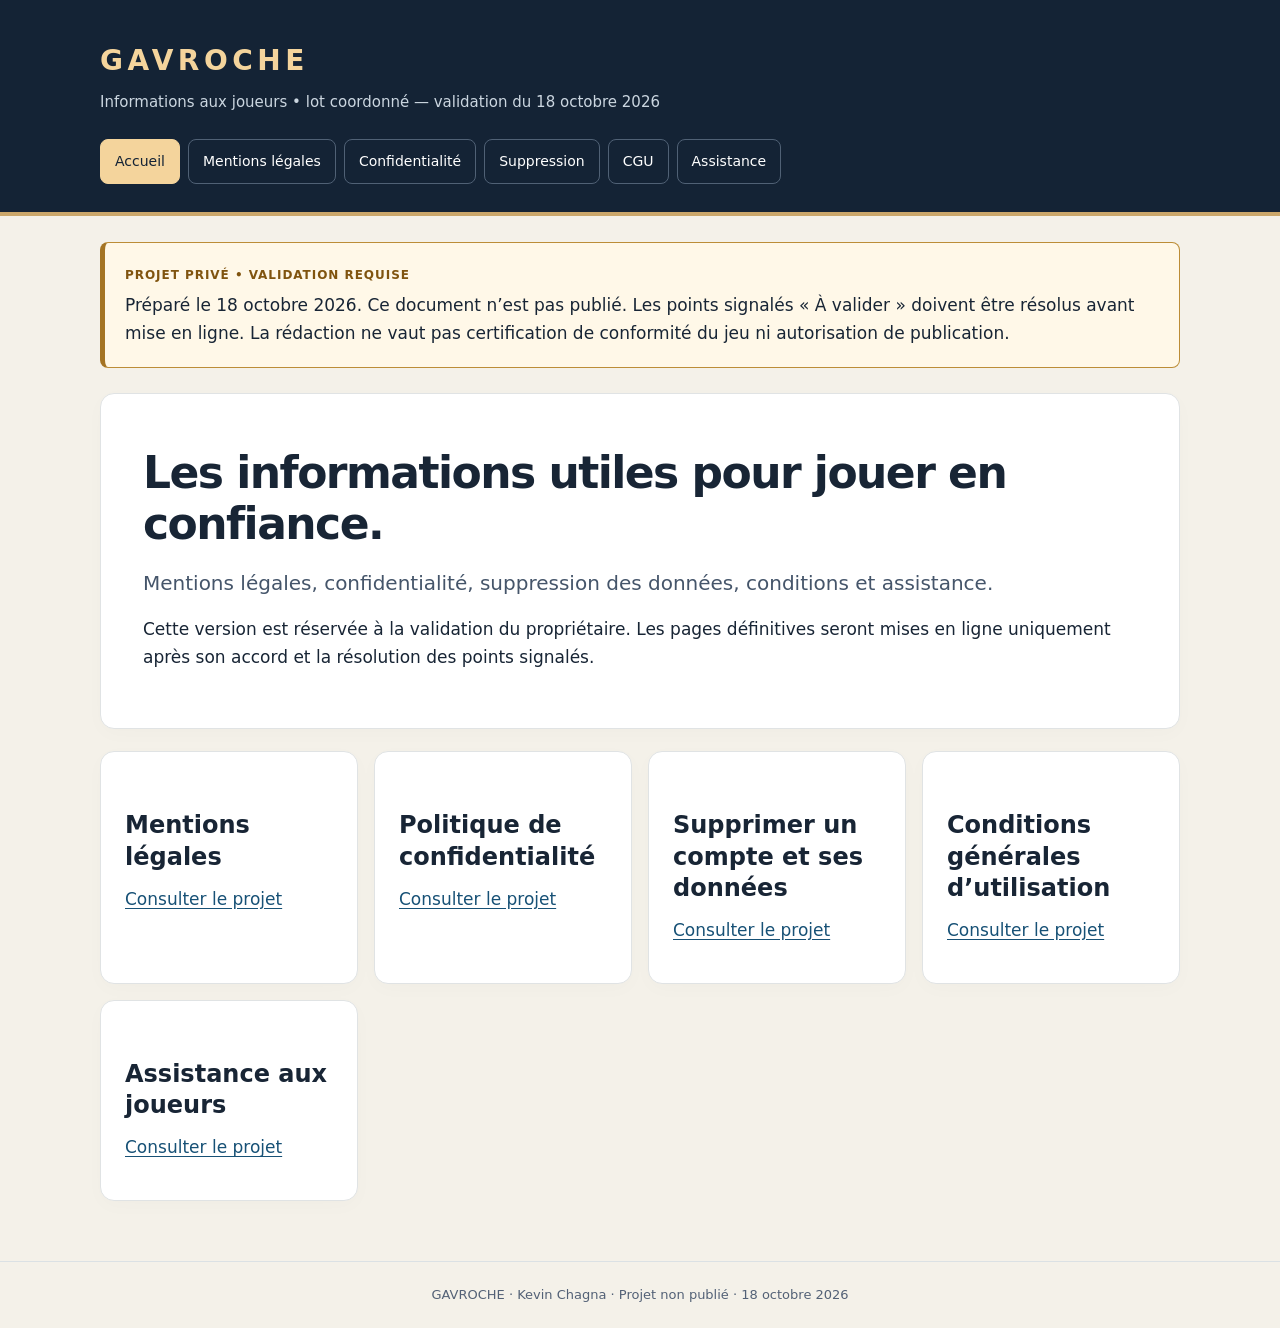
<file: index.html>
<!doctype html><html lang="fr"><head><meta charset="utf-8"><meta name="viewport" content="width=device-width,initial-scale=1"><meta name="robots" content="noindex,nofollow"><meta name="referrer" content="no-referrer"><title>Informations et assistance — GAVROCHE</title><link rel="stylesheet" href="styles.css"></head><body><a class="skip" href="#contenu">Aller au contenu</a><header><div class="brand">GAVROCHE</div><p class="sub">Informations aux joueurs • lot coordonné — validation du 18 octobre 2026</p><nav aria-label="Navigation principale"><a href="index.html" aria-current="page">Accueil</a><a href="mentions-legales.html">Mentions légales</a><a href="confidentialite.html">Confidentialité</a><a href="suppression.html">Suppression</a><a href="conditions-utilisation.html">CGU</a><a href="assistance.html">Assistance</a></nav></header><main id="contenu" class="wrap"><aside class="review" aria-label="Statut du document"><span class="badge">Projet privé • validation requise</span><p>Préparé le 18 octobre 2026. Ce document n’est pas publié. Les points signalés « À valider » doivent être résolus avant mise en ligne. La rédaction ne vaut pas certification de conformité du jeu ni autorisation de publication.</p></aside><article><h1>Les informations utiles pour jouer en confiance.</h1><p class="lead">Mentions légales, confidentialité, suppression des données, conditions et assistance.</p><p>Cette version est réservée à la validation du propriétaire. Les pages définitives seront mises en ligne uniquement après son accord et la résolution des points signalés.</p></article><div class="grid"><div class="card"><h2>Mentions légales</h2><p><a href="mentions-legales.html">Consulter le projet</a></p></div><div class="card"><h2>Politique de confidentialité</h2><p><a href="confidentialite.html">Consulter le projet</a></p></div><div class="card"><h2>Supprimer un compte et ses données</h2><p><a href="suppression.html">Consulter le projet</a></p></div><div class="card"><h2>Conditions générales d’utilisation</h2><p><a href="conditions-utilisation.html">Consulter le projet</a></p></div><div class="card"><h2>Assistance aux joueurs</h2><p><a href="assistance.html">Consulter le projet</a></p></div></div></main><footer>GAVROCHE · Kevin Chagna · Projet non publié · 18 octobre 2026</footer></body></html>
</file>
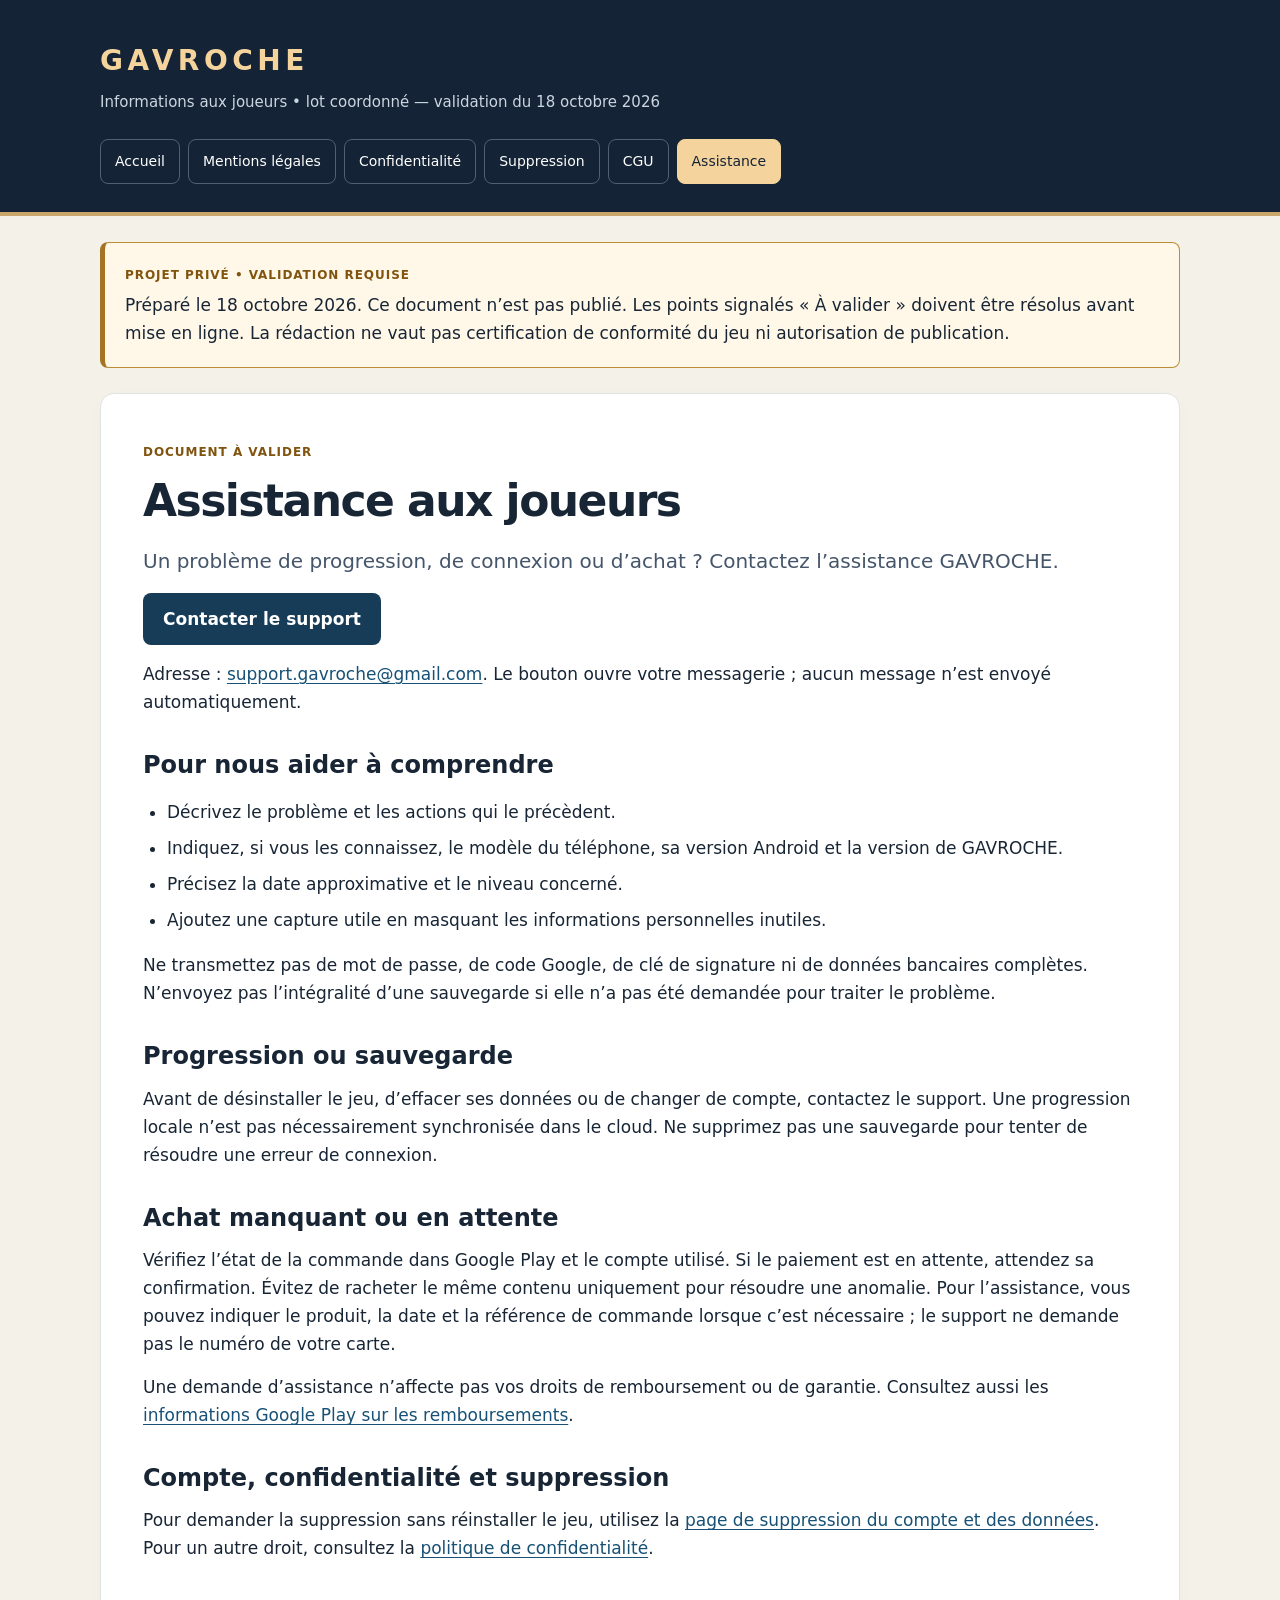
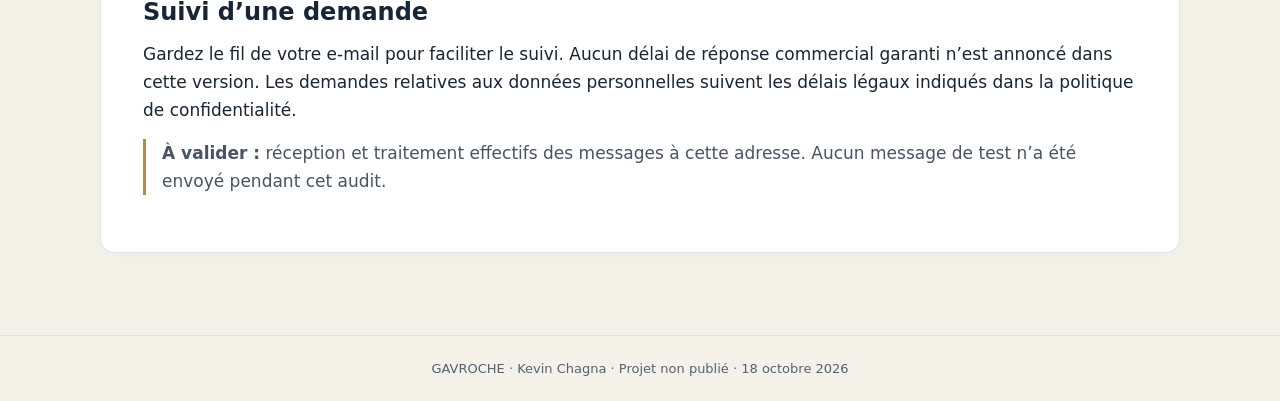
<file: assistance.html>
<!doctype html><html lang="fr"><head><meta charset="utf-8"><meta name="viewport" content="width=device-width,initial-scale=1"><meta name="robots" content="noindex,nofollow"><meta name="referrer" content="no-referrer"><title>Assistance aux joueurs — GAVROCHE</title><link rel="stylesheet" href="styles.css"></head><body><a class="skip" href="#contenu">Aller au contenu</a><header><div class="brand">GAVROCHE</div><p class="sub">Informations aux joueurs • lot coordonné — validation du 18 octobre 2026</p><nav aria-label="Navigation principale"><a href="index.html">Accueil</a><a href="mentions-legales.html">Mentions légales</a><a href="confidentialite.html">Confidentialité</a><a href="suppression.html">Suppression</a><a href="conditions-utilisation.html">CGU</a><a href="assistance.html" aria-current="page">Assistance</a></nav></header><main id="contenu" class="wrap"><aside class="review" aria-label="Statut du document"><span class="badge">Projet privé • validation requise</span><p>Préparé le 18 octobre 2026. Ce document n’est pas publié. Les points signalés « À valider » doivent être résolus avant mise en ligne. La rédaction ne vaut pas certification de conformité du jeu ni autorisation de publication.</p></aside><article><span class="badge">Document à valider</span><h1>Assistance aux joueurs</h1><p class="lead">Un problème de progression, de connexion ou d’achat ? Contactez l’assistance GAVROCHE.</p>
<p><a class="btn" href="mailto:support.gavroche@gmail.com?subject=GAVROCHE%20-%20Assistance">Contacter le support</a></p><p>Adresse : <a href="mailto:support.gavroche@gmail.com">support.gavroche@gmail.com</a>. Le bouton ouvre votre messagerie ; aucun message n’est envoyé automatiquement.</p>
<h2>Pour nous aider à comprendre</h2><ul><li>Décrivez le problème et les actions qui le précèdent.</li><li>Indiquez, si vous les connaissez, le modèle du téléphone, sa version Android et la version de GAVROCHE.</li><li>Précisez la date approximative et le niveau concerné.</li><li>Ajoutez une capture utile en masquant les informations personnelles inutiles.</li></ul><p>Ne transmettez pas de mot de passe, de code Google, de clé de signature ni de données bancaires complètes. N’envoyez pas l’intégralité d’une sauvegarde si elle n’a pas été demandée pour traiter le problème.</p>
<h2>Progression ou sauvegarde</h2><p>Avant de désinstaller le jeu, d’effacer ses données ou de changer de compte, contactez le support. Une progression locale n’est pas nécessairement synchronisée dans le cloud. Ne supprimez pas une sauvegarde pour tenter de résoudre une erreur de connexion.</p>
<h2>Achat manquant ou en attente</h2><p>Vérifiez l’état de la commande dans Google Play et le compte utilisé. Si le paiement est en attente, attendez sa confirmation. Évitez de racheter le même contenu uniquement pour résoudre une anomalie. Pour l’assistance, vous pouvez indiquer le produit, la date et la référence de commande lorsque c’est nécessaire ; le support ne demande pas le numéro de votre carte.</p><p>Une demande d’assistance n’affecte pas vos droits de remboursement ou de garantie. Consultez aussi les <a href="https://support.google.com/googleplay/answer/2479637?hl=fr">informations Google Play sur les remboursements</a>.</p>
<h2>Compte, confidentialité et suppression</h2><p>Pour demander la suppression sans réinstaller le jeu, utilisez la <a href="suppression.html">page de suppression du compte et des données</a>. Pour un autre droit, consultez la <a href="confidentialite.html">politique de confidentialité</a>.</p>
<h2>Suivi d’une demande</h2><p>Gardez le fil de votre e-mail pour faciliter le suivi. Aucun délai de réponse commercial garanti n’est annoncé dans cette version. Les demandes relatives aux données personnelles suivent les délais légaux indiqués dans la politique de confidentialité.</p><p class="note"><strong>À valider :</strong> réception et traitement effectifs des messages à cette adresse. Aucun message de test n’a été envoyé pendant cet audit.</p></article></main><footer>GAVROCHE · Kevin Chagna · Projet non publié · 18 octobre 2026</footer></body></html>
</file>
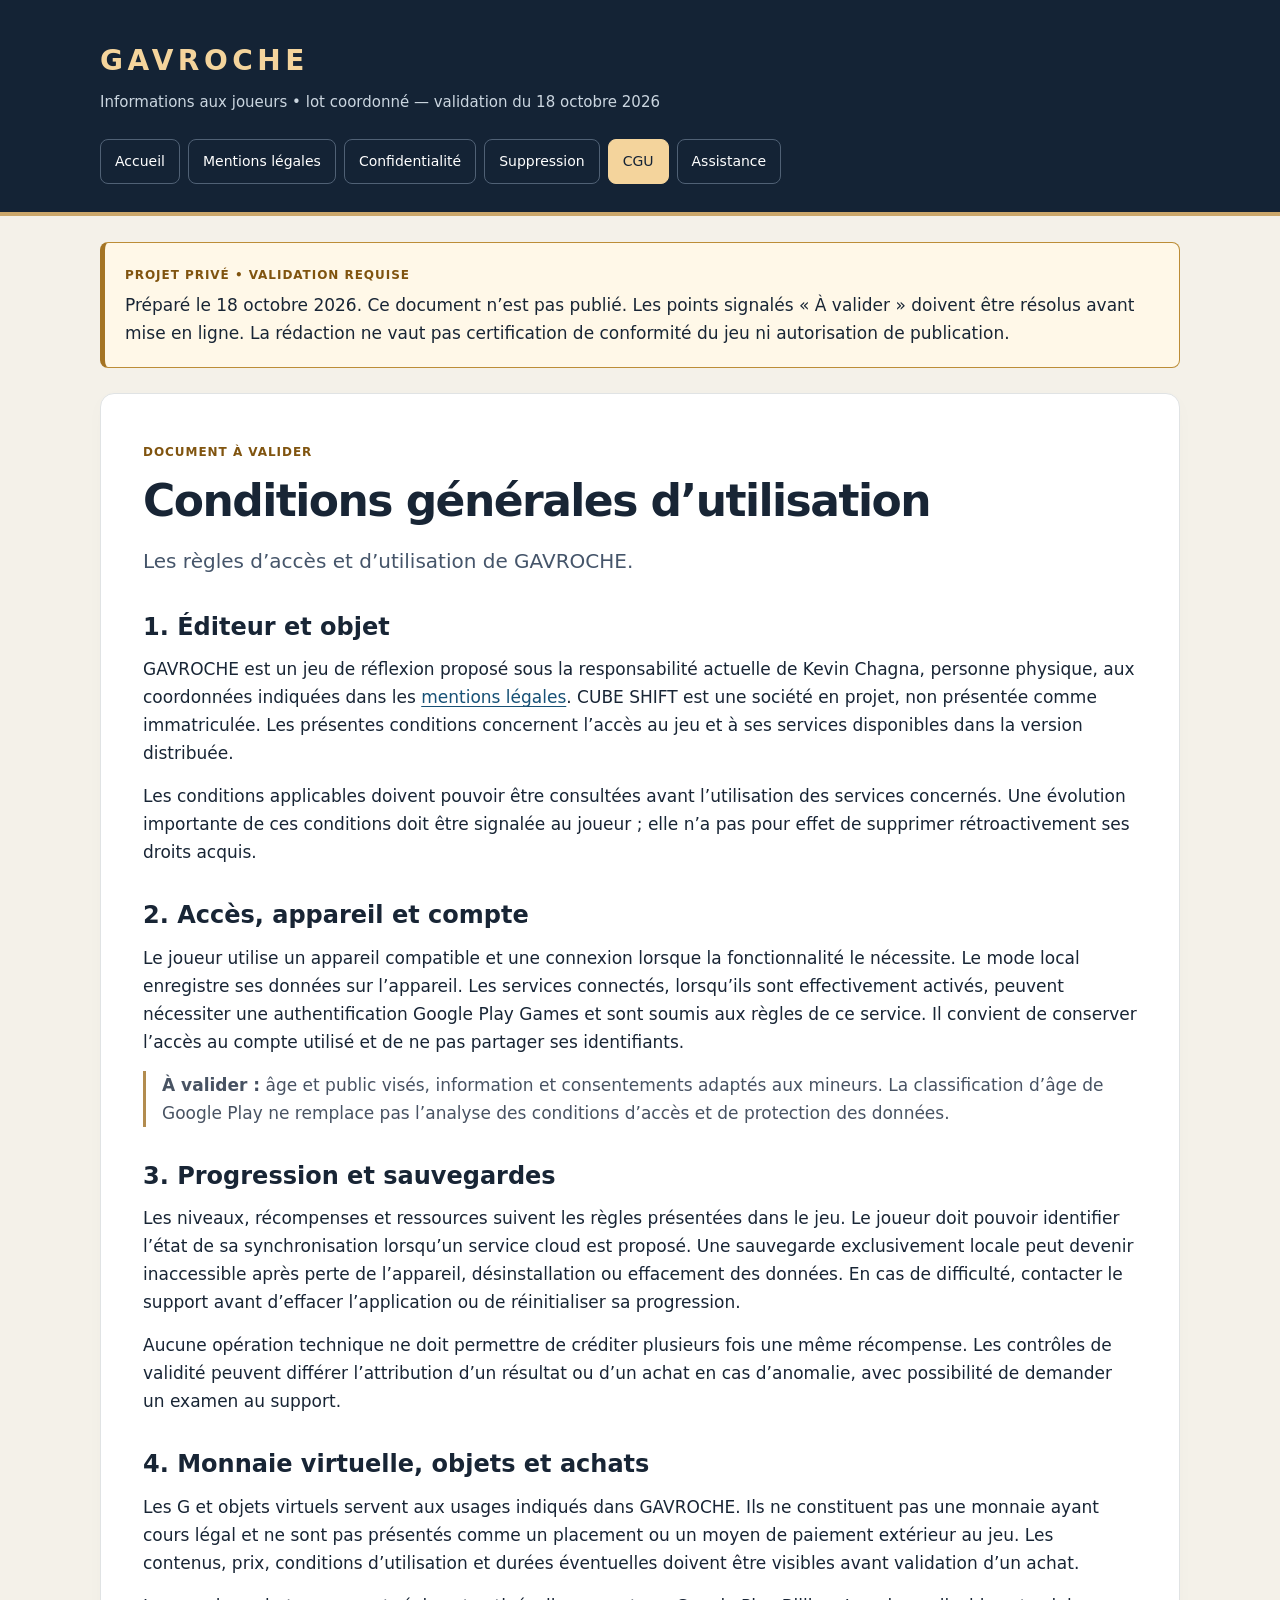
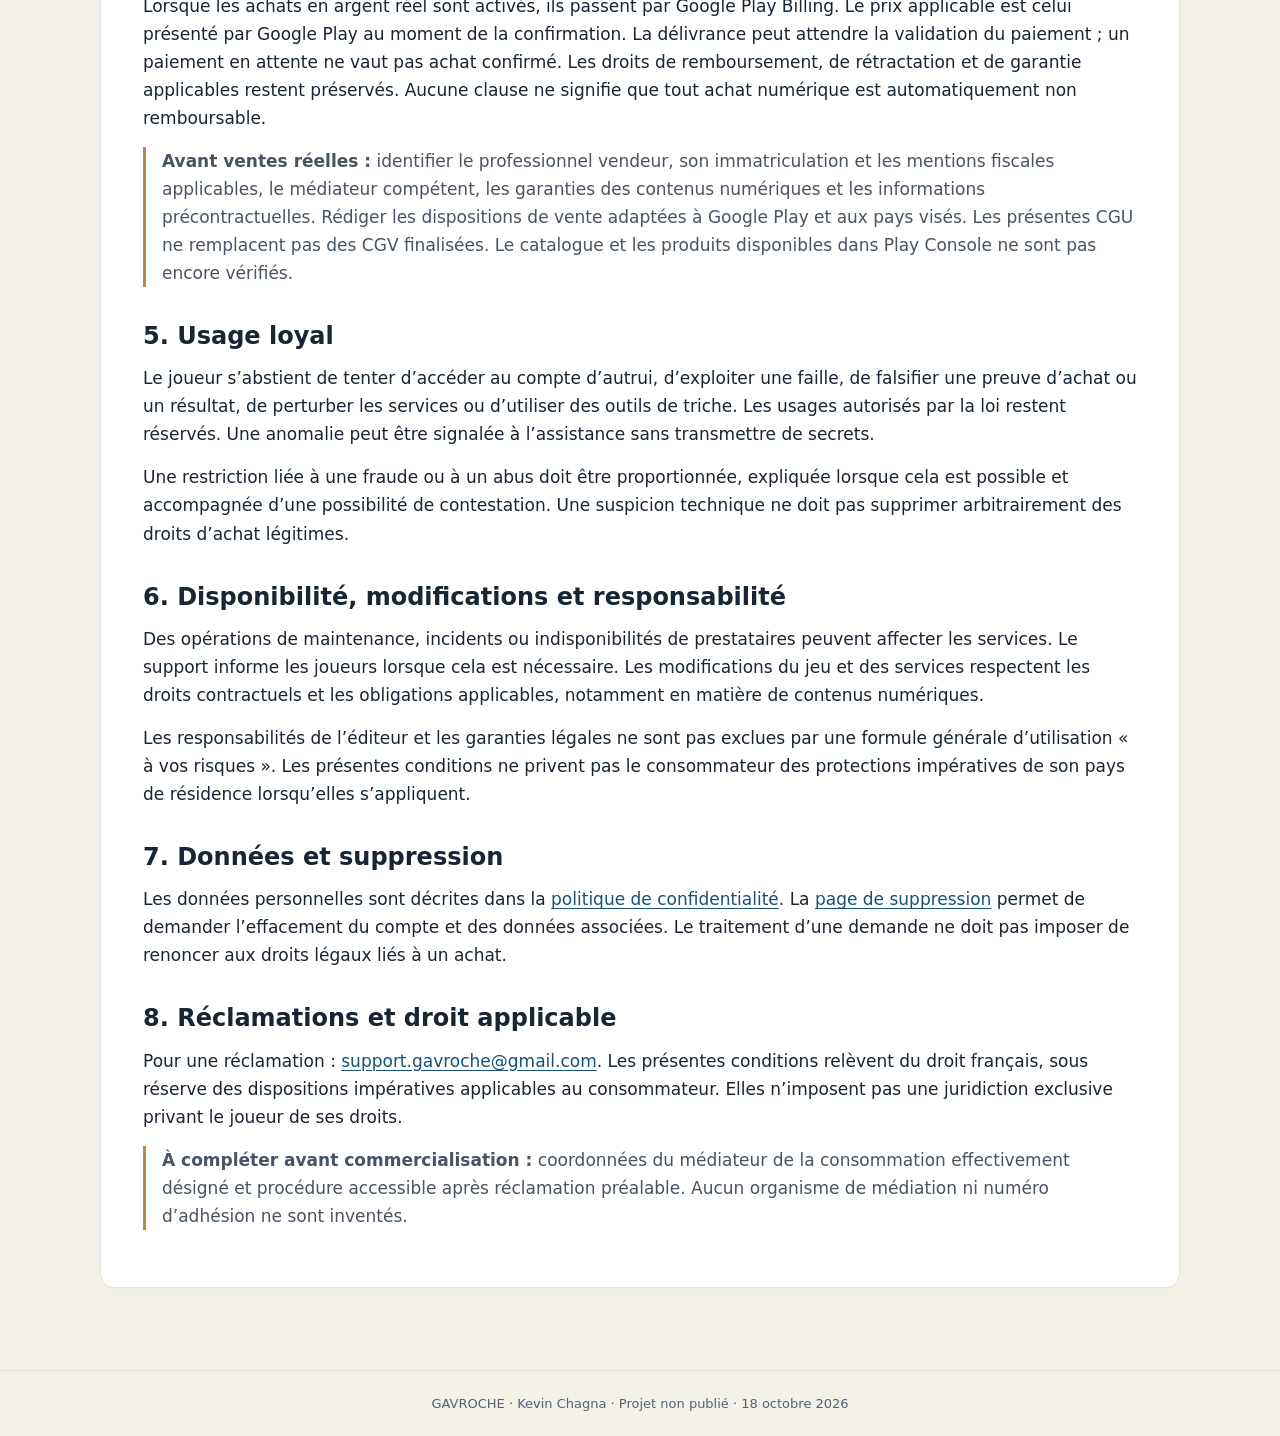
<file: conditions-utilisation.html>
<!doctype html><html lang="fr"><head><meta charset="utf-8"><meta name="viewport" content="width=device-width,initial-scale=1"><meta name="robots" content="noindex,nofollow"><meta name="referrer" content="no-referrer"><title>Conditions générales d’utilisation — GAVROCHE</title><link rel="stylesheet" href="styles.css"></head><body><a class="skip" href="#contenu">Aller au contenu</a><header><div class="brand">GAVROCHE</div><p class="sub">Informations aux joueurs • lot coordonné — validation du 18 octobre 2026</p><nav aria-label="Navigation principale"><a href="index.html">Accueil</a><a href="mentions-legales.html">Mentions légales</a><a href="confidentialite.html">Confidentialité</a><a href="suppression.html">Suppression</a><a href="conditions-utilisation.html" aria-current="page">CGU</a><a href="assistance.html">Assistance</a></nav></header><main id="contenu" class="wrap"><aside class="review" aria-label="Statut du document"><span class="badge">Projet privé • validation requise</span><p>Préparé le 18 octobre 2026. Ce document n’est pas publié. Les points signalés « À valider » doivent être résolus avant mise en ligne. La rédaction ne vaut pas certification de conformité du jeu ni autorisation de publication.</p></aside><article><span class="badge">Document à valider</span><h1>Conditions générales d’utilisation</h1><p class="lead">Les règles d’accès et d’utilisation de GAVROCHE.</p>
<h2>1. Éditeur et objet</h2><p>GAVROCHE est un jeu de réflexion proposé sous la responsabilité actuelle de Kevin Chagna, personne physique, aux coordonnées indiquées dans les <a href="mentions-legales.html">mentions légales</a>. CUBE SHIFT est une société en projet, non présentée comme immatriculée. Les présentes conditions concernent l’accès au jeu et à ses services disponibles dans la version distribuée.</p><p>Les conditions applicables doivent pouvoir être consultées avant l’utilisation des services concernés. Une évolution importante de ces conditions doit être signalée au joueur ; elle n’a pas pour effet de supprimer rétroactivement ses droits acquis.</p>
<h2>2. Accès, appareil et compte</h2><p>Le joueur utilise un appareil compatible et une connexion lorsque la fonctionnalité le nécessite. Le mode local enregistre ses données sur l’appareil. Les services connectés, lorsqu’ils sont effectivement activés, peuvent nécessiter une authentification Google Play Games et sont soumis aux règles de ce service. Il convient de conserver l’accès au compte utilisé et de ne pas partager ses identifiants.</p><p class="note"><strong>À valider :</strong> âge et public visés, information et consentements adaptés aux mineurs. La classification d’âge de Google Play ne remplace pas l’analyse des conditions d’accès et de protection des données.</p>
<h2>3. Progression et sauvegardes</h2><p>Les niveaux, récompenses et ressources suivent les règles présentées dans le jeu. Le joueur doit pouvoir identifier l’état de sa synchronisation lorsqu’un service cloud est proposé. Une sauvegarde exclusivement locale peut devenir inaccessible après perte de l’appareil, désinstallation ou effacement des données. En cas de difficulté, contacter le support avant d’effacer l’application ou de réinitialiser sa progression.</p><p>Aucune opération technique ne doit permettre de créditer plusieurs fois une même récompense. Les contrôles de validité peuvent différer l’attribution d’un résultat ou d’un achat en cas d’anomalie, avec possibilité de demander un examen au support.</p>
<h2>4. Monnaie virtuelle, objets et achats</h2><p>Les G et objets virtuels servent aux usages indiqués dans GAVROCHE. Ils ne constituent pas une monnaie ayant cours légal et ne sont pas présentés comme un placement ou un moyen de paiement extérieur au jeu. Les contenus, prix, conditions d’utilisation et durées éventuelles doivent être visibles avant validation d’un achat.</p><p>Lorsque les achats en argent réel sont activés, ils passent par Google Play Billing. Le prix applicable est celui présenté par Google Play au moment de la confirmation. La délivrance peut attendre la validation du paiement ; un paiement en attente ne vaut pas achat confirmé. Les droits de remboursement, de rétractation et de garantie applicables restent préservés. Aucune clause ne signifie que tout achat numérique est automatiquement non remboursable.</p><p class="note"><strong>Avant ventes réelles :</strong> identifier le professionnel vendeur, son immatriculation et les mentions fiscales applicables, le médiateur compétent, les garanties des contenus numériques et les informations précontractuelles. Rédiger les dispositions de vente adaptées à Google Play et aux pays visés. Les présentes CGU ne remplacent pas des CGV finalisées. Le catalogue et les produits disponibles dans Play Console ne sont pas encore vérifiés.</p>
<h2>5. Usage loyal</h2><p>Le joueur s’abstient de tenter d’accéder au compte d’autrui, d’exploiter une faille, de falsifier une preuve d’achat ou un résultat, de perturber les services ou d’utiliser des outils de triche. Les usages autorisés par la loi restent réservés. Une anomalie peut être signalée à l’assistance sans transmettre de secrets.</p><p>Une restriction liée à une fraude ou à un abus doit être proportionnée, expliquée lorsque cela est possible et accompagnée d’une possibilité de contestation. Une suspicion technique ne doit pas supprimer arbitrairement des droits d’achat légitimes.</p>
<h2>6. Disponibilité, modifications et responsabilité</h2><p>Des opérations de maintenance, incidents ou indisponibilités de prestataires peuvent affecter les services. Le support informe les joueurs lorsque cela est nécessaire. Les modifications du jeu et des services respectent les droits contractuels et les obligations applicables, notamment en matière de contenus numériques.</p><p>Les responsabilités de l’éditeur et les garanties légales ne sont pas exclues par une formule générale d’utilisation « à vos risques ». Les présentes conditions ne privent pas le consommateur des protections impératives de son pays de résidence lorsqu’elles s’appliquent.</p>
<h2>7. Données et suppression</h2><p>Les données personnelles sont décrites dans la <a href="confidentialite.html">politique de confidentialité</a>. La <a href="suppression.html">page de suppression</a> permet de demander l’effacement du compte et des données associées. Le traitement d’une demande ne doit pas imposer de renoncer aux droits légaux liés à un achat.</p>
<h2>8. Réclamations et droit applicable</h2><p>Pour une réclamation : <a href="mailto:support.gavroche@gmail.com">support.gavroche@gmail.com</a>. Les présentes conditions relèvent du droit français, sous réserve des dispositions impératives applicables au consommateur. Elles n’imposent pas une juridiction exclusive privant le joueur de ses droits.</p><p class="note"><strong>À compléter avant commercialisation :</strong> coordonnées du médiateur de la consommation effectivement désigné et procédure accessible après réclamation préalable. Aucun organisme de médiation ni numéro d’adhésion ne sont inventés.</p></article></main><footer>GAVROCHE · Kevin Chagna · Projet non publié · 18 octobre 2026</footer></body></html>
</file>
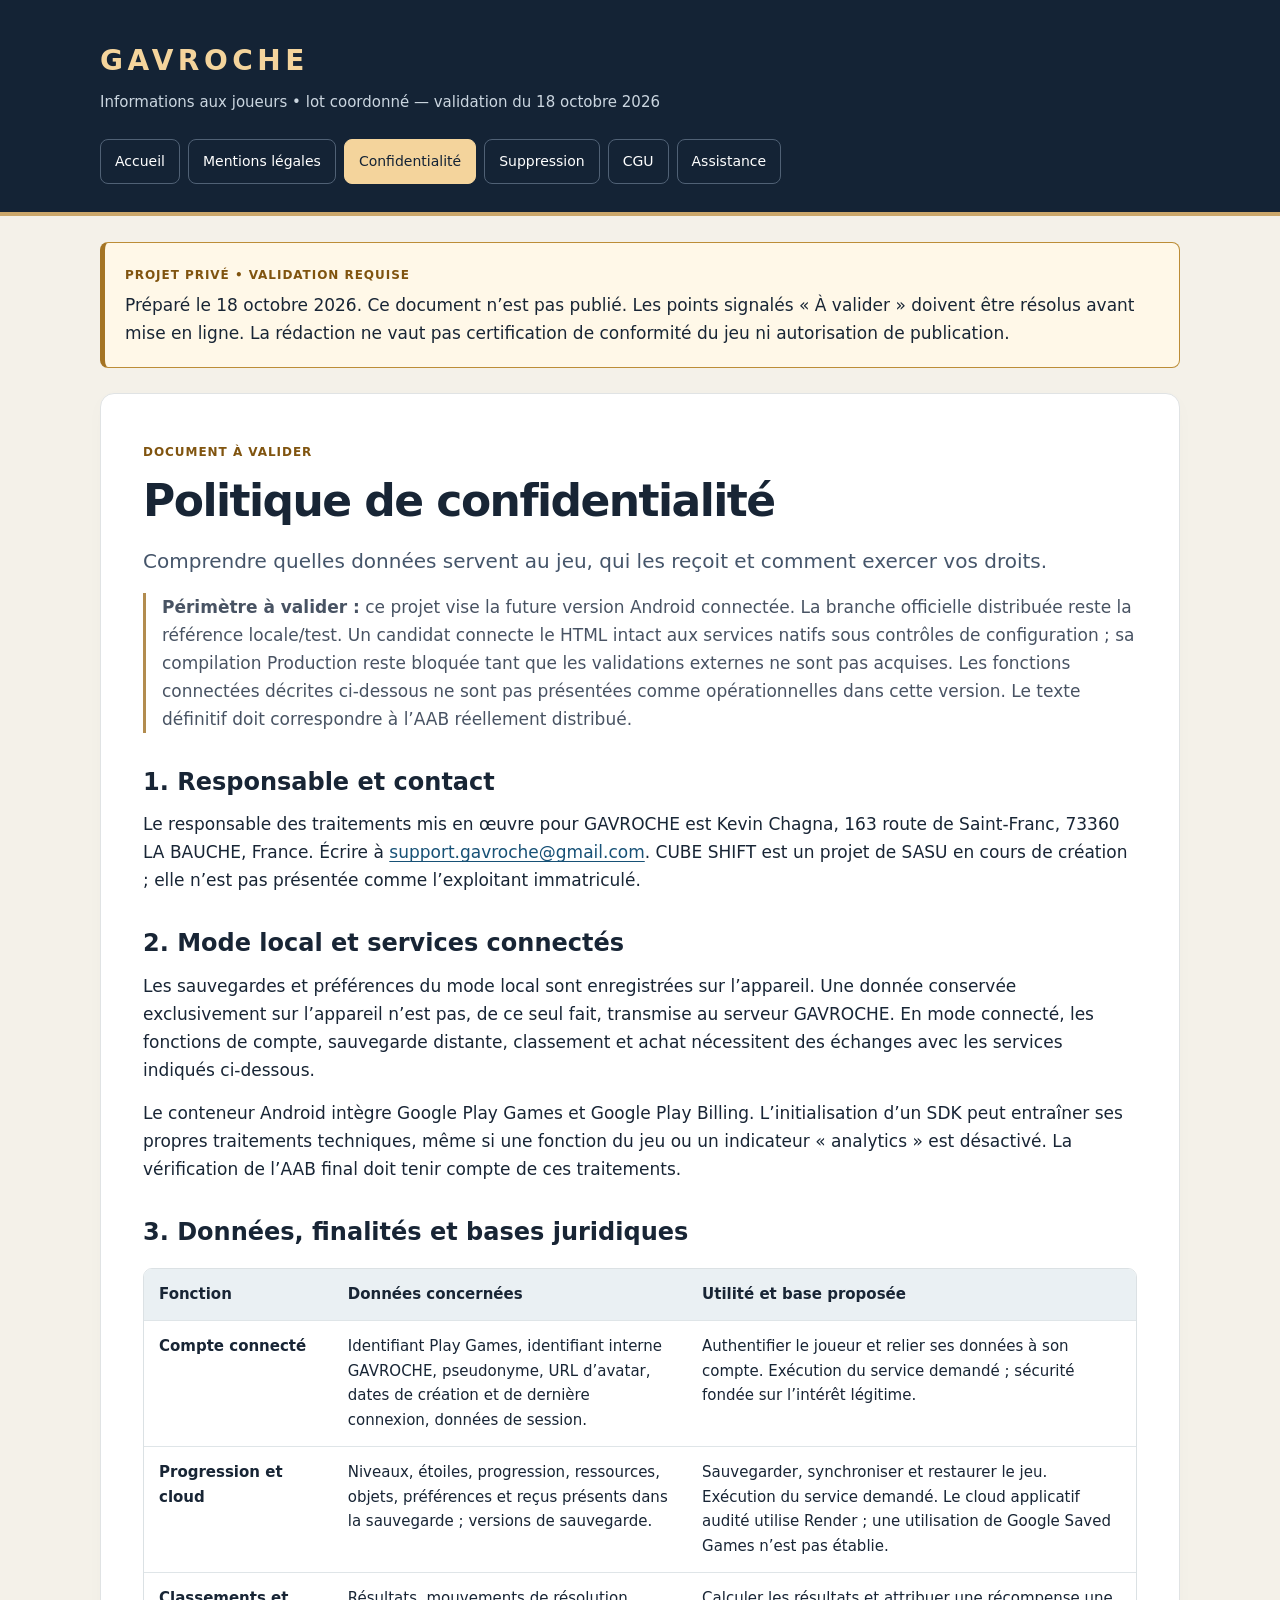
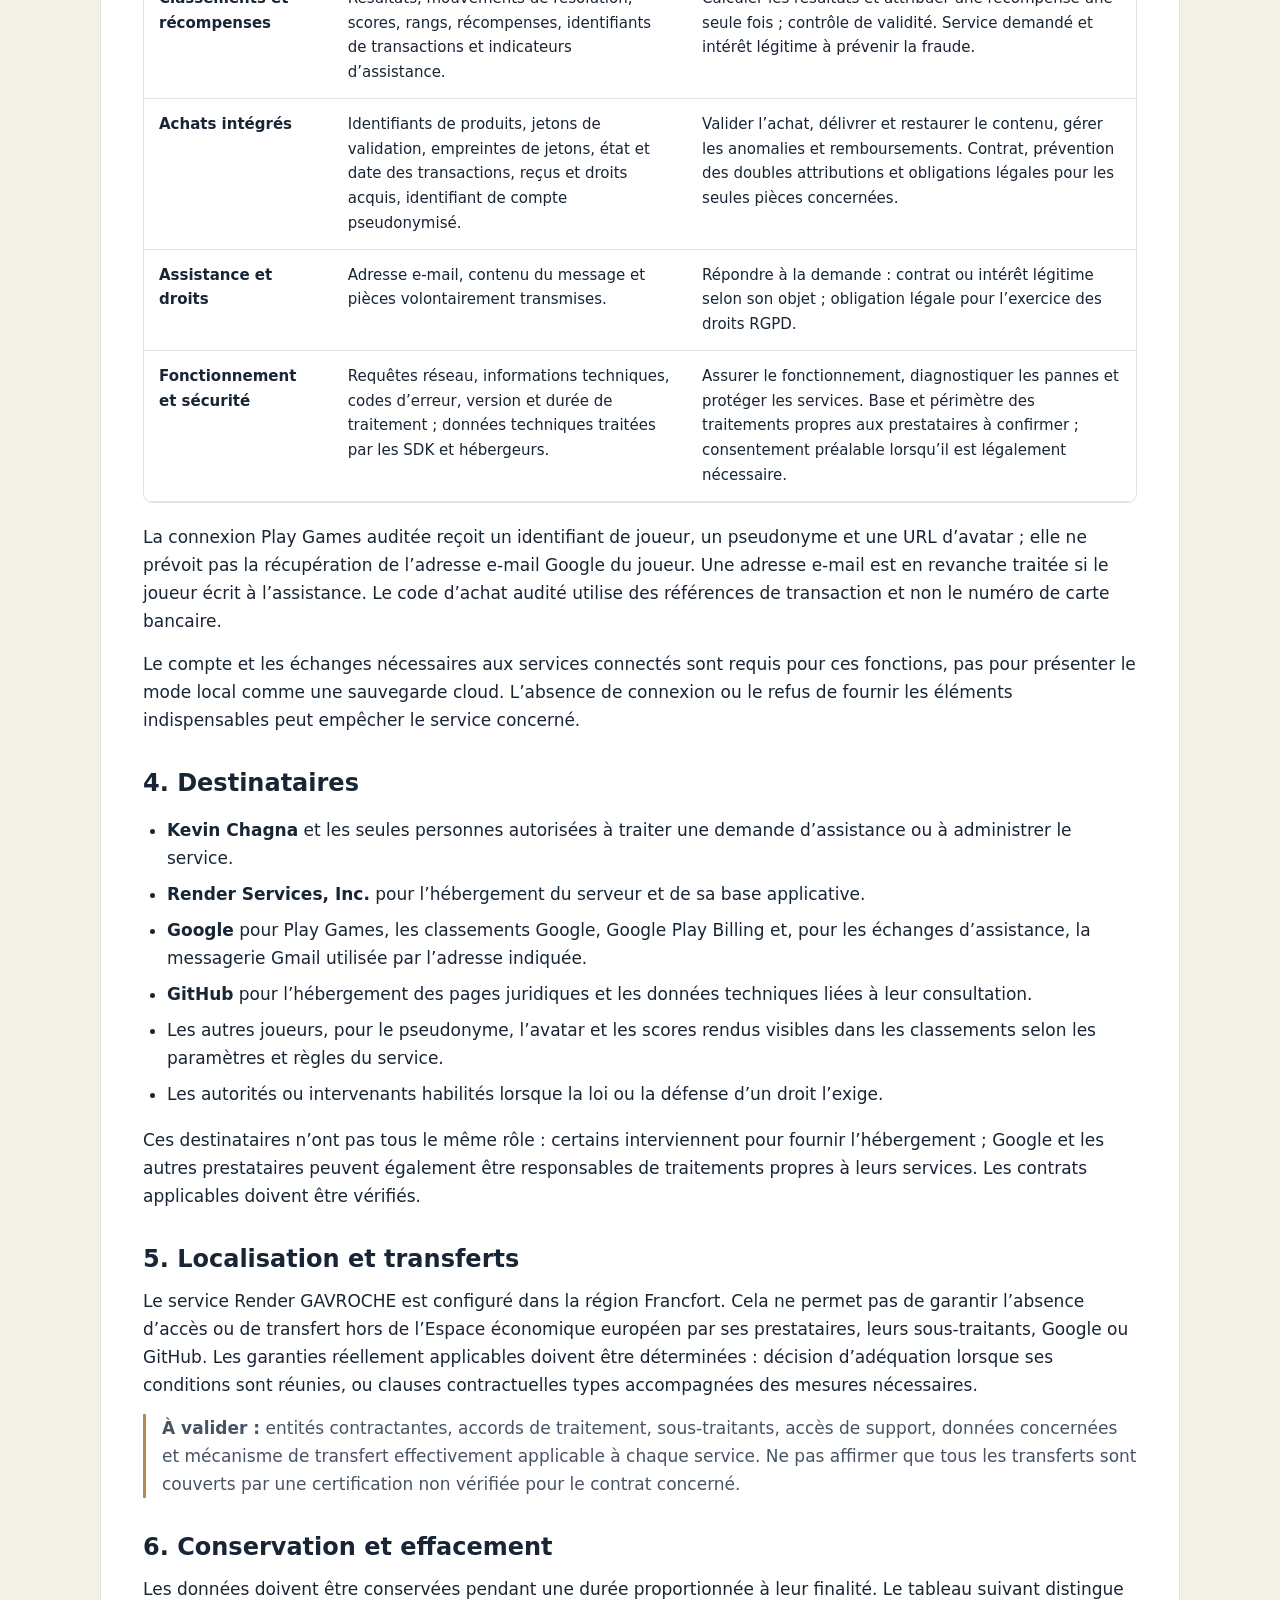
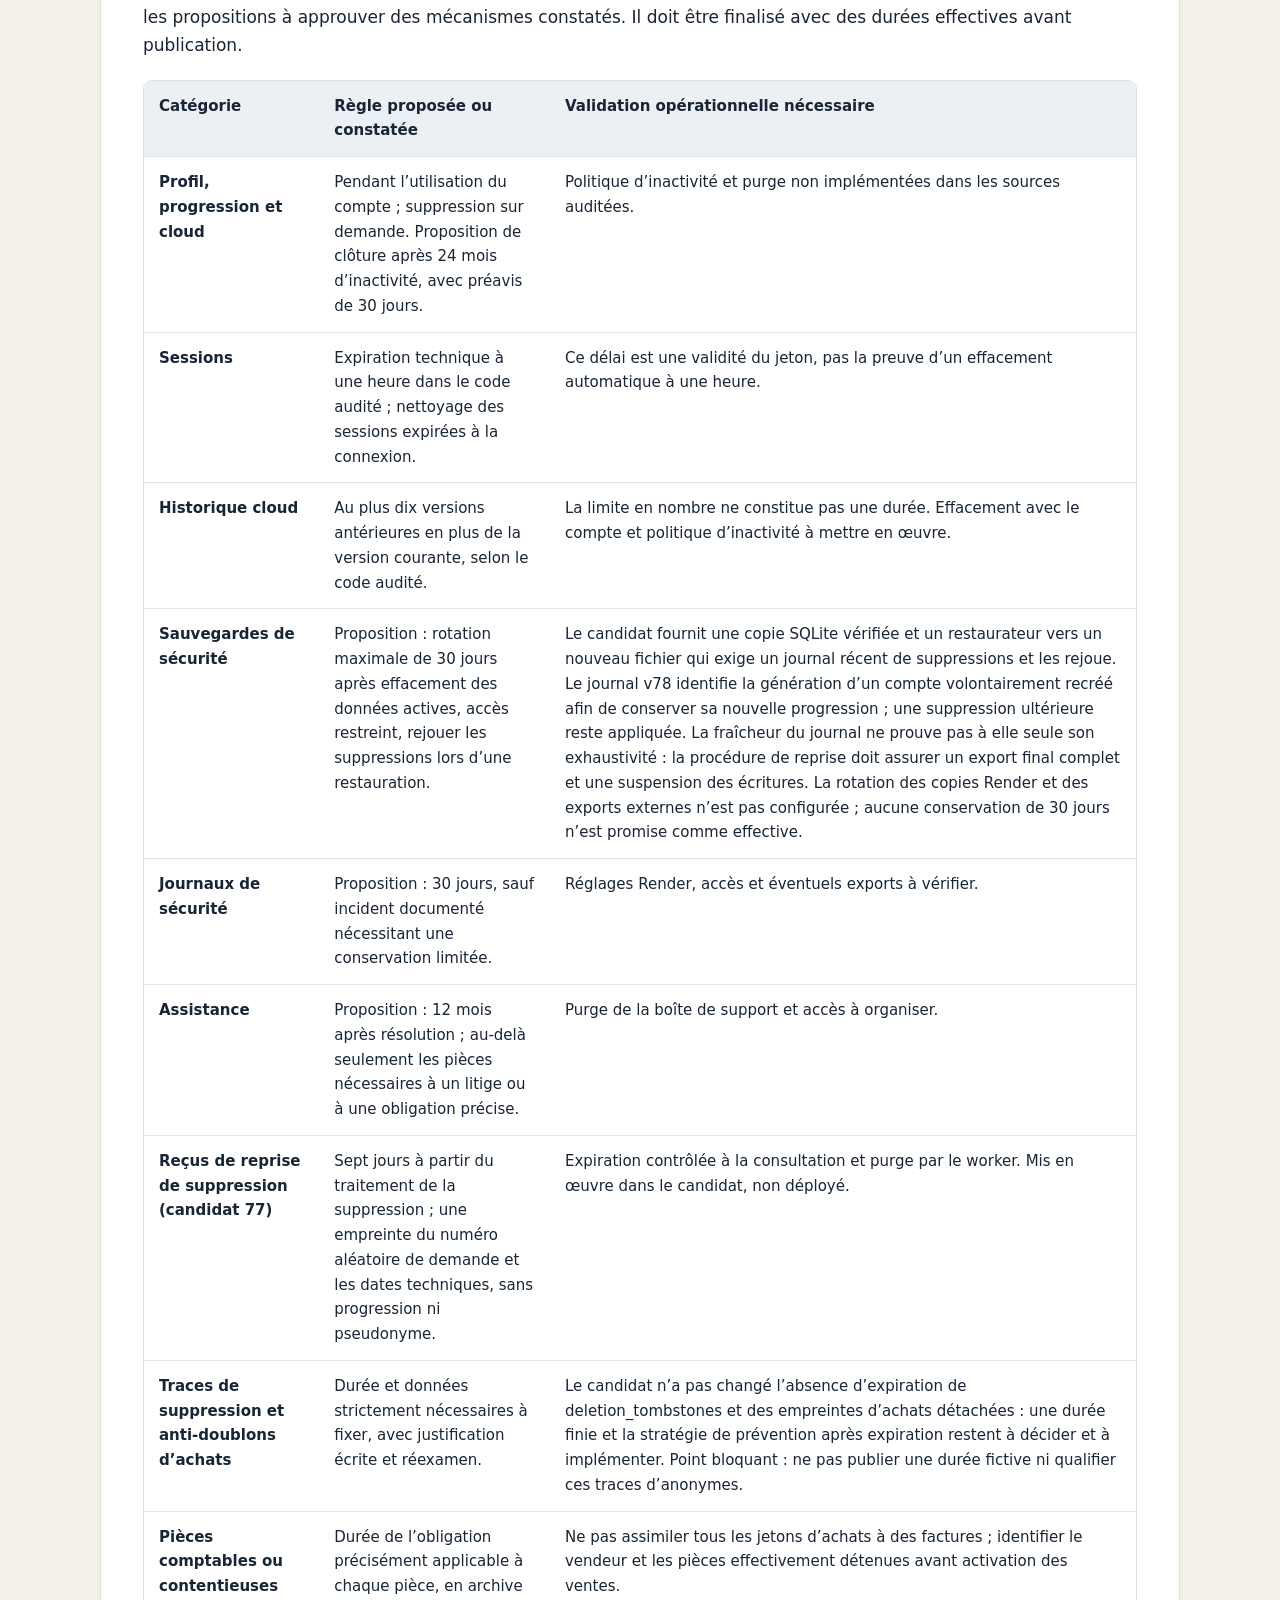
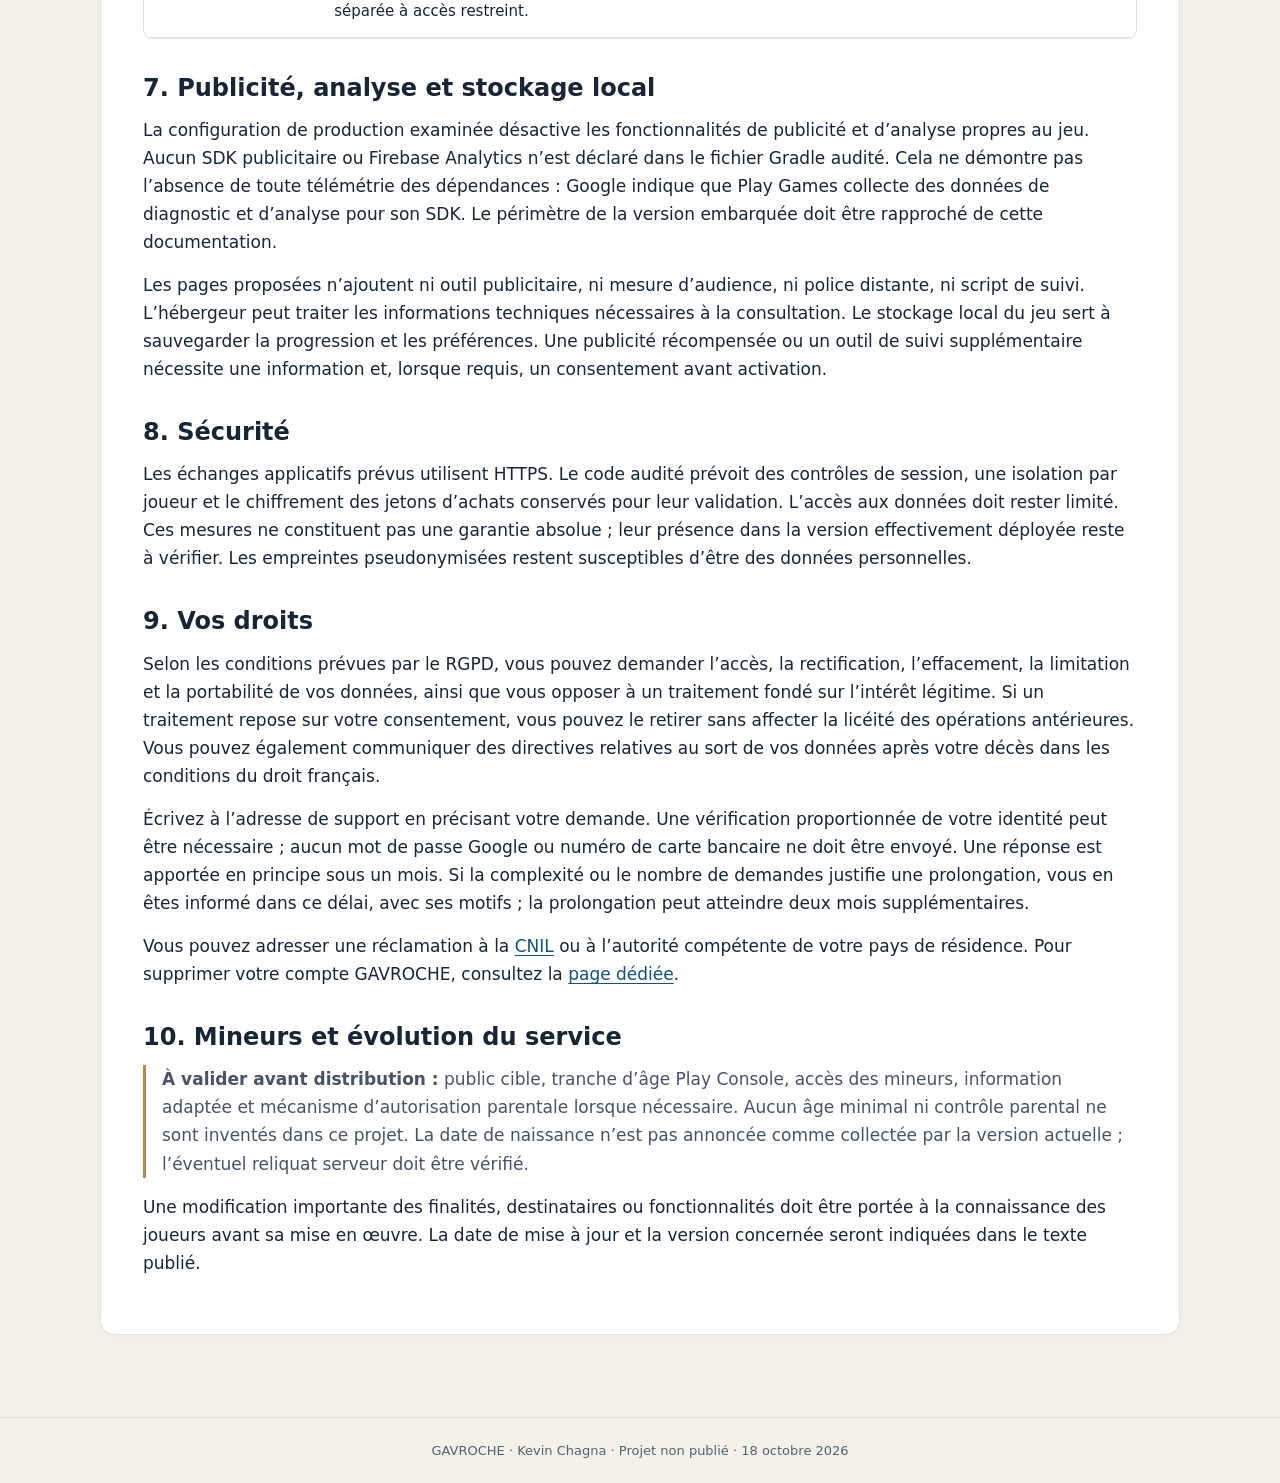
<file: confidentialite.html>
<!doctype html><html lang="fr"><head><meta charset="utf-8"><meta name="viewport" content="width=device-width,initial-scale=1"><meta name="robots" content="noindex,nofollow"><meta name="referrer" content="no-referrer"><title>Politique de confidentialité — GAVROCHE</title><link rel="stylesheet" href="styles.css"></head><body><a class="skip" href="#contenu">Aller au contenu</a><header><div class="brand">GAVROCHE</div><p class="sub">Informations aux joueurs • lot coordonné — validation du 18 octobre 2026</p><nav aria-label="Navigation principale"><a href="index.html">Accueil</a><a href="mentions-legales.html">Mentions légales</a><a href="confidentialite.html" aria-current="page">Confidentialité</a><a href="suppression.html">Suppression</a><a href="conditions-utilisation.html">CGU</a><a href="assistance.html">Assistance</a></nav></header><main id="contenu" class="wrap"><aside class="review" aria-label="Statut du document"><span class="badge">Projet privé • validation requise</span><p>Préparé le 18 octobre 2026. Ce document n’est pas publié. Les points signalés « À valider » doivent être résolus avant mise en ligne. La rédaction ne vaut pas certification de conformité du jeu ni autorisation de publication.</p></aside><article><span class="badge">Document à valider</span><h1>Politique de confidentialité</h1><p class="lead">Comprendre quelles données servent au jeu, qui les reçoit et comment exercer vos droits.</p>
<p class="note"><strong>Périmètre à valider :</strong> ce projet vise la future version Android connectée. La branche officielle distribuée reste la référence locale/test. Un candidat connecte le HTML intact aux services natifs sous contrôles de configuration ; sa compilation Production reste bloquée tant que les validations externes ne sont pas acquises. Les fonctions connectées décrites ci-dessous ne sont pas présentées comme opérationnelles dans cette version. Le texte définitif doit correspondre à l’AAB réellement distribué.</p>
<h2>1. Responsable et contact</h2><p>Le responsable des traitements mis en œuvre pour GAVROCHE est Kevin Chagna, 163 route de Saint-Franc, 73360 LA BAUCHE, France. Écrire à <a href="mailto:support.gavroche@gmail.com">support.gavroche@gmail.com</a>. CUBE SHIFT est un projet de SASU en cours de création ; elle n’est pas présentée comme l’exploitant immatriculé.</p>
<h2>2. Mode local et services connectés</h2><p>Les sauvegardes et préférences du mode local sont enregistrées sur l’appareil. Une donnée conservée exclusivement sur l’appareil n’est pas, de ce seul fait, transmise au serveur GAVROCHE. En mode connecté, les fonctions de compte, sauvegarde distante, classement et achat nécessitent des échanges avec les services indiqués ci-dessous.</p><p>Le conteneur Android intègre Google Play Games et Google Play Billing. L’initialisation d’un SDK peut entraîner ses propres traitements techniques, même si une fonction du jeu ou un indicateur « analytics » est désactivé. La vérification de l’AAB final doit tenir compte de ces traitements.</p>
<h2>3. Données, finalités et bases juridiques</h2><div class="table-wrap" tabindex="0" role="region" aria-label="Tableau défilant"><table><thead><tr><th scope="col">Fonction</th><th scope="col">Données concernées</th><th scope="col">Utilité et base proposée</th></tr></thead><tbody><tr><td>Compte connecté</td><td>Identifiant Play Games, identifiant interne GAVROCHE, pseudonyme, URL d’avatar, dates de création et de dernière connexion, données de session.</td><td>Authentifier le joueur et relier ses données à son compte. Exécution du service demandé ; sécurité fondée sur l’intérêt légitime.</td></tr><tr><td>Progression et cloud</td><td>Niveaux, étoiles, progression, ressources, objets, préférences et reçus présents dans la sauvegarde ; versions de sauvegarde.</td><td>Sauvegarder, synchroniser et restaurer le jeu. Exécution du service demandé. Le cloud applicatif audité utilise Render ; une utilisation de Google Saved Games n’est pas établie.</td></tr><tr><td>Classements et récompenses</td><td>Résultats, mouvements de résolution, scores, rangs, récompenses, identifiants de transactions et indicateurs d’assistance.</td><td>Calculer les résultats et attribuer une récompense une seule fois ; contrôle de validité. Service demandé et intérêt légitime à prévenir la fraude.</td></tr><tr><td>Achats intégrés</td><td>Identifiants de produits, jetons de validation, empreintes de jetons, état et date des transactions, reçus et droits acquis, identifiant de compte pseudonymisé.</td><td>Valider l’achat, délivrer et restaurer le contenu, gérer les anomalies et remboursements. Contrat, prévention des doubles attributions et obligations légales pour les seules pièces concernées.</td></tr><tr><td>Assistance et droits</td><td>Adresse e-mail, contenu du message et pièces volontairement transmises.</td><td>Répondre à la demande : contrat ou intérêt légitime selon son objet ; obligation légale pour l’exercice des droits RGPD.</td></tr><tr><td>Fonctionnement et sécurité</td><td>Requêtes réseau, informations techniques, codes d’erreur, version et durée de traitement ; données techniques traitées par les SDK et hébergeurs.</td><td>Assurer le fonctionnement, diagnostiquer les pannes et protéger les services. Base et périmètre des traitements propres aux prestataires à confirmer ; consentement préalable lorsqu’il est légalement nécessaire.</td></tr></tbody></table></div>
<p>La connexion Play Games auditée reçoit un identifiant de joueur, un pseudonyme et une URL d’avatar ; elle ne prévoit pas la récupération de l’adresse e-mail Google du joueur. Une adresse e-mail est en revanche traitée si le joueur écrit à l’assistance. Le code d’achat audité utilise des références de transaction et non le numéro de carte bancaire.</p><p>Le compte et les échanges nécessaires aux services connectés sont requis pour ces fonctions, pas pour présenter le mode local comme une sauvegarde cloud. L’absence de connexion ou le refus de fournir les éléments indispensables peut empêcher le service concerné.</p>
<h2>4. Destinataires</h2><ul><li><strong>Kevin Chagna</strong> et les seules personnes autorisées à traiter une demande d’assistance ou à administrer le service.</li><li><strong>Render Services, Inc.</strong> pour l’hébergement du serveur et de sa base applicative.</li><li><strong>Google</strong> pour Play Games, les classements Google, Google Play Billing et, pour les échanges d’assistance, la messagerie Gmail utilisée par l’adresse indiquée.</li><li><strong>GitHub</strong> pour l’hébergement des pages juridiques et les données techniques liées à leur consultation.</li><li>Les autres joueurs, pour le pseudonyme, l’avatar et les scores rendus visibles dans les classements selon les paramètres et règles du service.</li><li>Les autorités ou intervenants habilités lorsque la loi ou la défense d’un droit l’exige.</li></ul><p>Ces destinataires n’ont pas tous le même rôle : certains interviennent pour fournir l’hébergement ; Google et les autres prestataires peuvent également être responsables de traitements propres à leurs services. Les contrats applicables doivent être vérifiés.</p>
<h2>5. Localisation et transferts</h2><p>Le service Render GAVROCHE est configuré dans la région Francfort. Cela ne permet pas de garantir l’absence d’accès ou de transfert hors de l’Espace économique européen par ses prestataires, leurs sous-traitants, Google ou GitHub. Les garanties réellement applicables doivent être déterminées : décision d’adéquation lorsque ses conditions sont réunies, ou clauses contractuelles types accompagnées des mesures nécessaires.</p><p class="note"><strong>À valider :</strong> entités contractantes, accords de traitement, sous-traitants, accès de support, données concernées et mécanisme de transfert effectivement applicable à chaque service. Ne pas affirmer que tous les transferts sont couverts par une certification non vérifiée pour le contrat concerné.</p>
<h2>6. Conservation et effacement</h2><p>Les données doivent être conservées pendant une durée proportionnée à leur finalité. Le tableau suivant distingue les propositions à approuver des mécanismes constatés. Il doit être finalisé avec des durées effectives avant publication.</p><div class="table-wrap" tabindex="0" role="region" aria-label="Tableau défilant"><table><thead><tr><th scope="col">Catégorie</th><th scope="col">Règle proposée ou constatée</th><th scope="col">Validation opérationnelle nécessaire</th></tr></thead><tbody><tr><td>Profil, progression et cloud</td><td>Pendant l’utilisation du compte ; suppression sur demande. Proposition de clôture après 24 mois d’inactivité, avec préavis de 30 jours.</td><td>Politique d’inactivité et purge non implémentées dans les sources auditées.</td></tr><tr><td>Sessions</td><td>Expiration technique à une heure dans le code audité ; nettoyage des sessions expirées à la connexion.</td><td>Ce délai est une validité du jeton, pas la preuve d’un effacement automatique à une heure.</td></tr><tr><td>Historique cloud</td><td>Au plus dix versions antérieures en plus de la version courante, selon le code audité.</td><td>La limite en nombre ne constitue pas une durée. Effacement avec le compte et politique d’inactivité à mettre en œuvre.</td></tr><tr><td>Sauvegardes de sécurité</td><td>Proposition : rotation maximale de 30 jours après effacement des données actives, accès restreint, rejouer les suppressions lors d’une restauration.</td><td>Le candidat fournit une copie SQLite vérifiée et un restaurateur vers un nouveau fichier qui exige un journal récent de suppressions et les rejoue. Le journal v78 identifie la génération d’un compte volontairement recréé afin de conserver sa nouvelle progression ; une suppression ultérieure reste appliquée. La fraîcheur du journal ne prouve pas à elle seule son exhaustivité : la procédure de reprise doit assurer un export final complet et une suspension des écritures. La rotation des copies Render et des exports externes n’est pas configurée ; aucune conservation de 30 jours n’est promise comme effective.</td></tr><tr><td>Journaux de sécurité</td><td>Proposition : 30 jours, sauf incident documenté nécessitant une conservation limitée.</td><td>Réglages Render, accès et éventuels exports à vérifier.</td></tr><tr><td>Assistance</td><td>Proposition : 12 mois après résolution ; au-delà seulement les pièces nécessaires à un litige ou à une obligation précise.</td><td>Purge de la boîte de support et accès à organiser.</td></tr><tr><td>Reçus de reprise de suppression (candidat 77)</td><td>Sept jours à partir du traitement de la suppression ; une empreinte du numéro aléatoire de demande et les dates techniques, sans progression ni pseudonyme.</td><td>Expiration contrôlée à la consultation et purge par le worker. Mis en œuvre dans le candidat, non déployé.</td></tr><tr><td>Traces de suppression et anti-doublons d’achats</td><td>Durée et données strictement nécessaires à fixer, avec justification écrite et réexamen.</td><td>Le candidat n’a pas changé l’absence d’expiration de deletion_tombstones et des empreintes d’achats détachées : une durée finie et la stratégie de prévention après expiration restent à décider et à implémenter. Point bloquant : ne pas publier une durée fictive ni qualifier ces traces d’anonymes.</td></tr><tr><td>Pièces comptables ou contentieuses</td><td>Durée de l’obligation précisément applicable à chaque pièce, en archive séparée à accès restreint.</td><td>Ne pas assimiler tous les jetons d’achats à des factures ; identifier le vendeur et les pièces effectivement détenues avant activation des ventes.</td></tr></tbody></table></div>
<h2>7. Publicité, analyse et stockage local</h2><p>La configuration de production examinée désactive les fonctionnalités de publicité et d’analyse propres au jeu. Aucun SDK publicitaire ou Firebase Analytics n’est déclaré dans le fichier Gradle audité. Cela ne démontre pas l’absence de toute télémétrie des dépendances : Google indique que Play Games collecte des données de diagnostic et d’analyse pour son SDK. Le périmètre de la version embarquée doit être rapproché de cette documentation.</p><p>Les pages proposées n’ajoutent ni outil publicitaire, ni mesure d’audience, ni police distante, ni script de suivi. L’hébergeur peut traiter les informations techniques nécessaires à la consultation. Le stockage local du jeu sert à sauvegarder la progression et les préférences. Une publicité récompensée ou un outil de suivi supplémentaire nécessite une information et, lorsque requis, un consentement avant activation.</p>
<h2>8. Sécurité</h2><p>Les échanges applicatifs prévus utilisent HTTPS. Le code audité prévoit des contrôles de session, une isolation par joueur et le chiffrement des jetons d’achats conservés pour leur validation. L’accès aux données doit rester limité. Ces mesures ne constituent pas une garantie absolue ; leur présence dans la version effectivement déployée reste à vérifier. Les empreintes pseudonymisées restent susceptibles d’être des données personnelles.</p>
<h2>9. Vos droits</h2><p>Selon les conditions prévues par le RGPD, vous pouvez demander l’accès, la rectification, l’effacement, la limitation et la portabilité de vos données, ainsi que vous opposer à un traitement fondé sur l’intérêt légitime. Si un traitement repose sur votre consentement, vous pouvez le retirer sans affecter la licéité des opérations antérieures. Vous pouvez également communiquer des directives relatives au sort de vos données après votre décès dans les conditions du droit français.</p><p>Écrivez à l’adresse de support en précisant votre demande. Une vérification proportionnée de votre identité peut être nécessaire ; aucun mot de passe Google ou numéro de carte bancaire ne doit être envoyé. Une réponse est apportée en principe sous un mois. Si la complexité ou le nombre de demandes justifie une prolongation, vous en êtes informé dans ce délai, avec ses motifs ; la prolongation peut atteindre deux mois supplémentaires.</p><p>Vous pouvez adresser une réclamation à la <a href="https://www.cnil.fr/fr/plaintes">CNIL</a> ou à l’autorité compétente de votre pays de résidence. Pour supprimer votre compte GAVROCHE, consultez la <a href="suppression.html">page dédiée</a>.</p>
<h2>10. Mineurs et évolution du service</h2><p class="note"><strong>À valider avant distribution :</strong> public cible, tranche d’âge Play Console, accès des mineurs, information adaptée et mécanisme d’autorisation parentale lorsque nécessaire. Aucun âge minimal ni contrôle parental ne sont inventés dans ce projet. La date de naissance n’est pas annoncée comme collectée par la version actuelle ; l’éventuel reliquat serveur doit être vérifié.</p><p>Une modification importante des finalités, destinataires ou fonctionnalités doit être portée à la connaissance des joueurs avant sa mise en œuvre. La date de mise à jour et la version concernée seront indiquées dans le texte publié.</p></article></main><footer>GAVROCHE · Kevin Chagna · Projet non publié · 18 octobre 2026</footer></body></html>
</file>
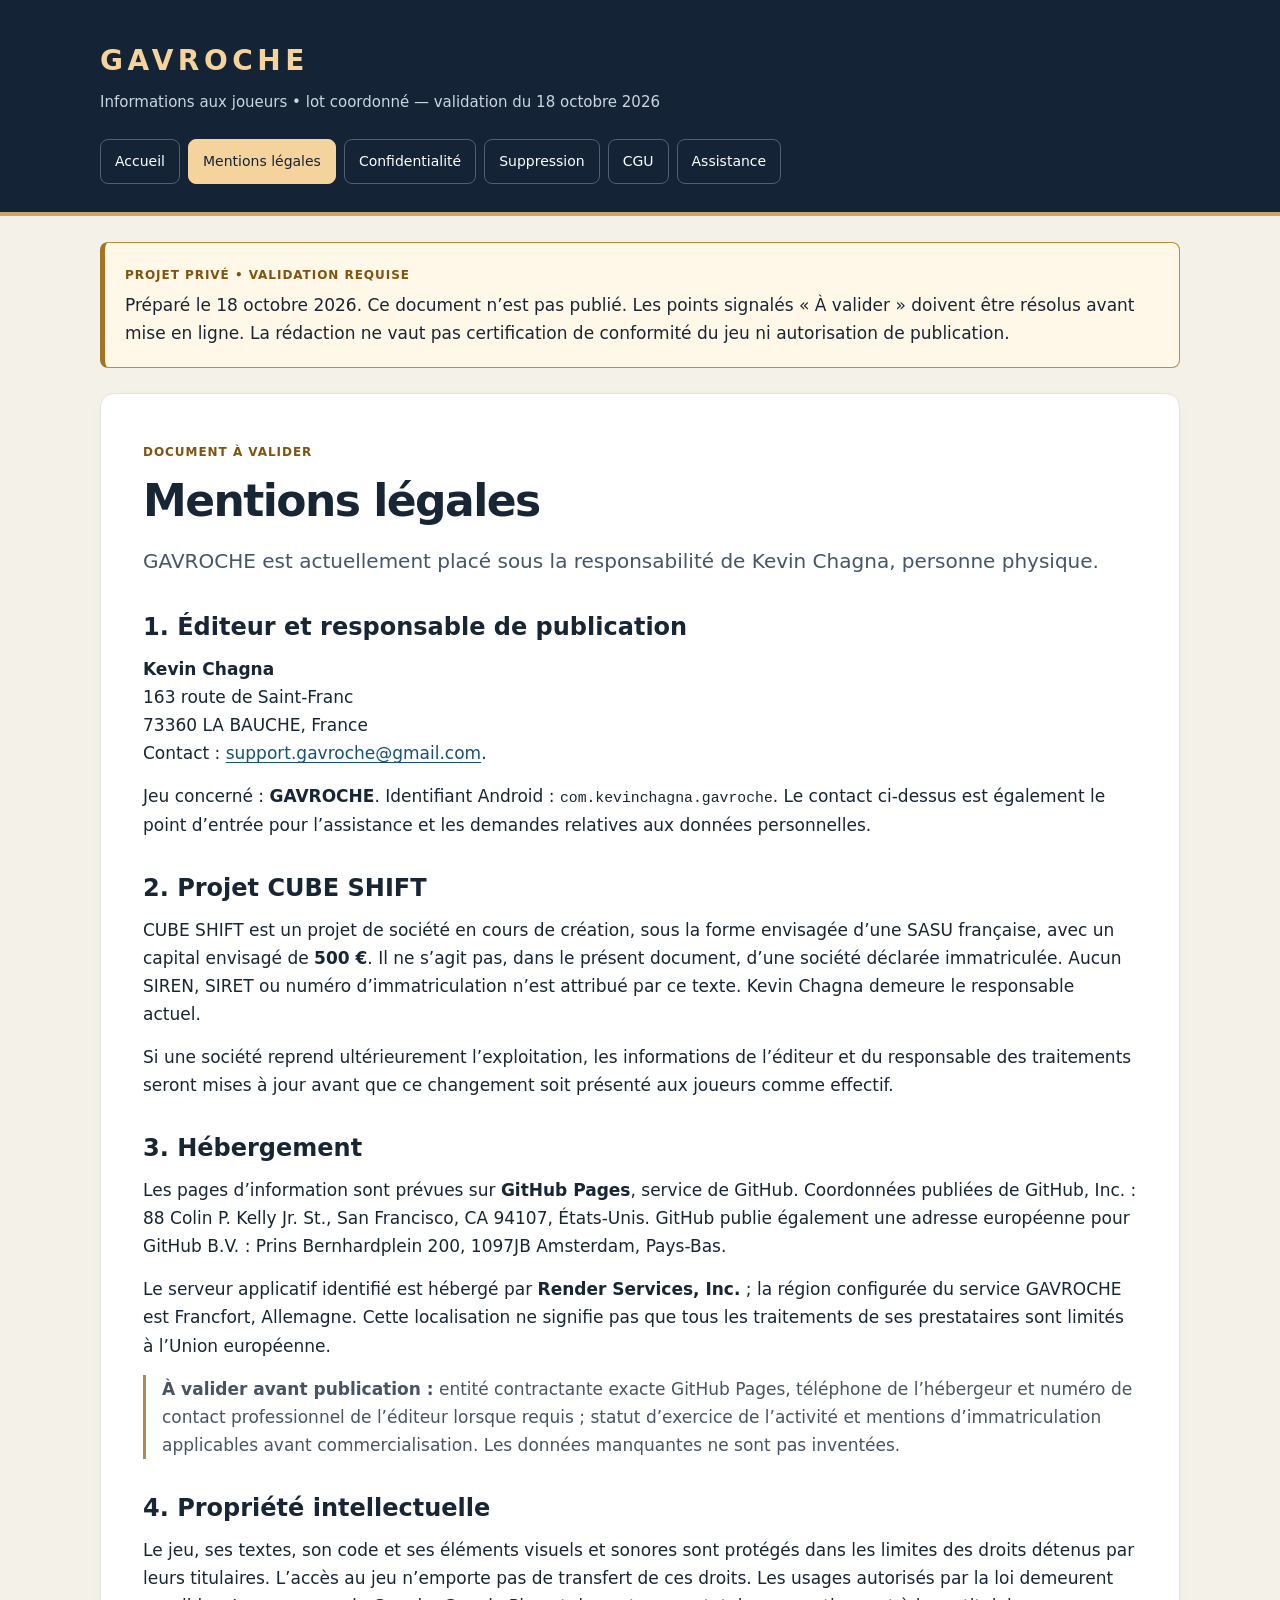
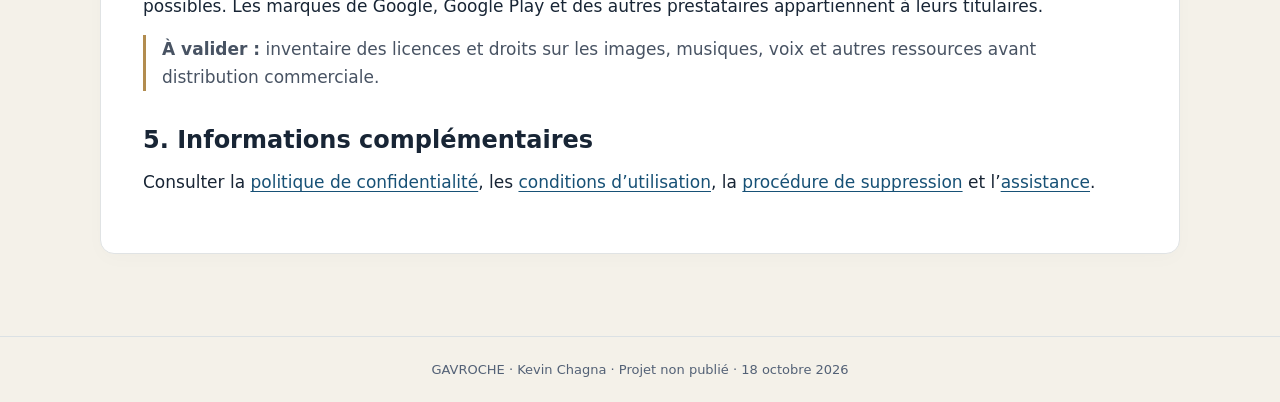
<file: mentions-legales.html>
<!doctype html><html lang="fr"><head><meta charset="utf-8"><meta name="viewport" content="width=device-width,initial-scale=1"><meta name="robots" content="noindex,nofollow"><meta name="referrer" content="no-referrer"><title>Mentions légales — GAVROCHE</title><link rel="stylesheet" href="styles.css"></head><body><a class="skip" href="#contenu">Aller au contenu</a><header><div class="brand">GAVROCHE</div><p class="sub">Informations aux joueurs • lot coordonné — validation du 18 octobre 2026</p><nav aria-label="Navigation principale"><a href="index.html">Accueil</a><a href="mentions-legales.html" aria-current="page">Mentions légales</a><a href="confidentialite.html">Confidentialité</a><a href="suppression.html">Suppression</a><a href="conditions-utilisation.html">CGU</a><a href="assistance.html">Assistance</a></nav></header><main id="contenu" class="wrap"><aside class="review" aria-label="Statut du document"><span class="badge">Projet privé • validation requise</span><p>Préparé le 18 octobre 2026. Ce document n’est pas publié. Les points signalés « À valider » doivent être résolus avant mise en ligne. La rédaction ne vaut pas certification de conformité du jeu ni autorisation de publication.</p></aside><article><span class="badge">Document à valider</span><h1>Mentions légales</h1><p class="lead">GAVROCHE est actuellement placé sous la responsabilité de Kevin Chagna, personne physique.</p>
<h2>1. Éditeur et responsable de publication</h2><p><strong>Kevin Chagna</strong><br>163 route de Saint-Franc<br>73360 LA BAUCHE, France<br>Contact : <a href="mailto:support.gavroche@gmail.com">support.gavroche@gmail.com</a>.</p><p>Jeu concerné : <strong>GAVROCHE</strong>. Identifiant Android : <code>com.kevinchagna.gavroche</code>. Le contact ci-dessus est également le point d’entrée pour l’assistance et les demandes relatives aux données personnelles.</p>
<h2>2. Projet CUBE SHIFT</h2><p>CUBE SHIFT est un projet de société en cours de création, sous la forme envisagée d’une SASU française, avec un capital envisagé de <strong>500 €</strong>. Il ne s’agit pas, dans le présent document, d’une société déclarée immatriculée. Aucun SIREN, SIRET ou numéro d’immatriculation n’est attribué par ce texte. Kevin Chagna demeure le responsable actuel.</p><p>Si une société reprend ultérieurement l’exploitation, les informations de l’éditeur et du responsable des traitements seront mises à jour avant que ce changement soit présenté aux joueurs comme effectif.</p>
<h2>3. Hébergement</h2><p>Les pages d’information sont prévues sur <strong>GitHub Pages</strong>, service de GitHub. Coordonnées publiées de GitHub, Inc. : 88 Colin P. Kelly Jr. St., San Francisco, CA 94107, États-Unis. GitHub publie également une adresse européenne pour GitHub B.V. : Prins Bernhardplein 200, 1097JB Amsterdam, Pays-Bas.</p><p>Le serveur applicatif identifié est hébergé par <strong>Render Services, Inc.</strong> ; la région configurée du service GAVROCHE est Francfort, Allemagne. Cette localisation ne signifie pas que tous les traitements de ses prestataires sont limités à l’Union européenne.</p><p class="note"><strong>À valider avant publication :</strong> entité contractante exacte GitHub Pages, téléphone de l’hébergeur et numéro de contact professionnel de l’éditeur lorsque requis ; statut d’exercice de l’activité et mentions d’immatriculation applicables avant commercialisation. Les données manquantes ne sont pas inventées.</p>
<h2>4. Propriété intellectuelle</h2><p>Le jeu, ses textes, son code et ses éléments visuels et sonores sont protégés dans les limites des droits détenus par leurs titulaires. L’accès au jeu n’emporte pas de transfert de ces droits. Les usages autorisés par la loi demeurent possibles. Les marques de Google, Google Play et des autres prestataires appartiennent à leurs titulaires.</p><p class="note"><strong>À valider :</strong> inventaire des licences et droits sur les images, musiques, voix et autres ressources avant distribution commerciale.</p>
<h2>5. Informations complémentaires</h2><p>Consulter la <a href="confidentialite.html">politique de confidentialité</a>, les <a href="conditions-utilisation.html">conditions d’utilisation</a>, la <a href="suppression.html">procédure de suppression</a> et l’<a href="assistance.html">assistance</a>.</p></article></main><footer>GAVROCHE · Kevin Chagna · Projet non publié · 18 octobre 2026</footer></body></html>
</file>
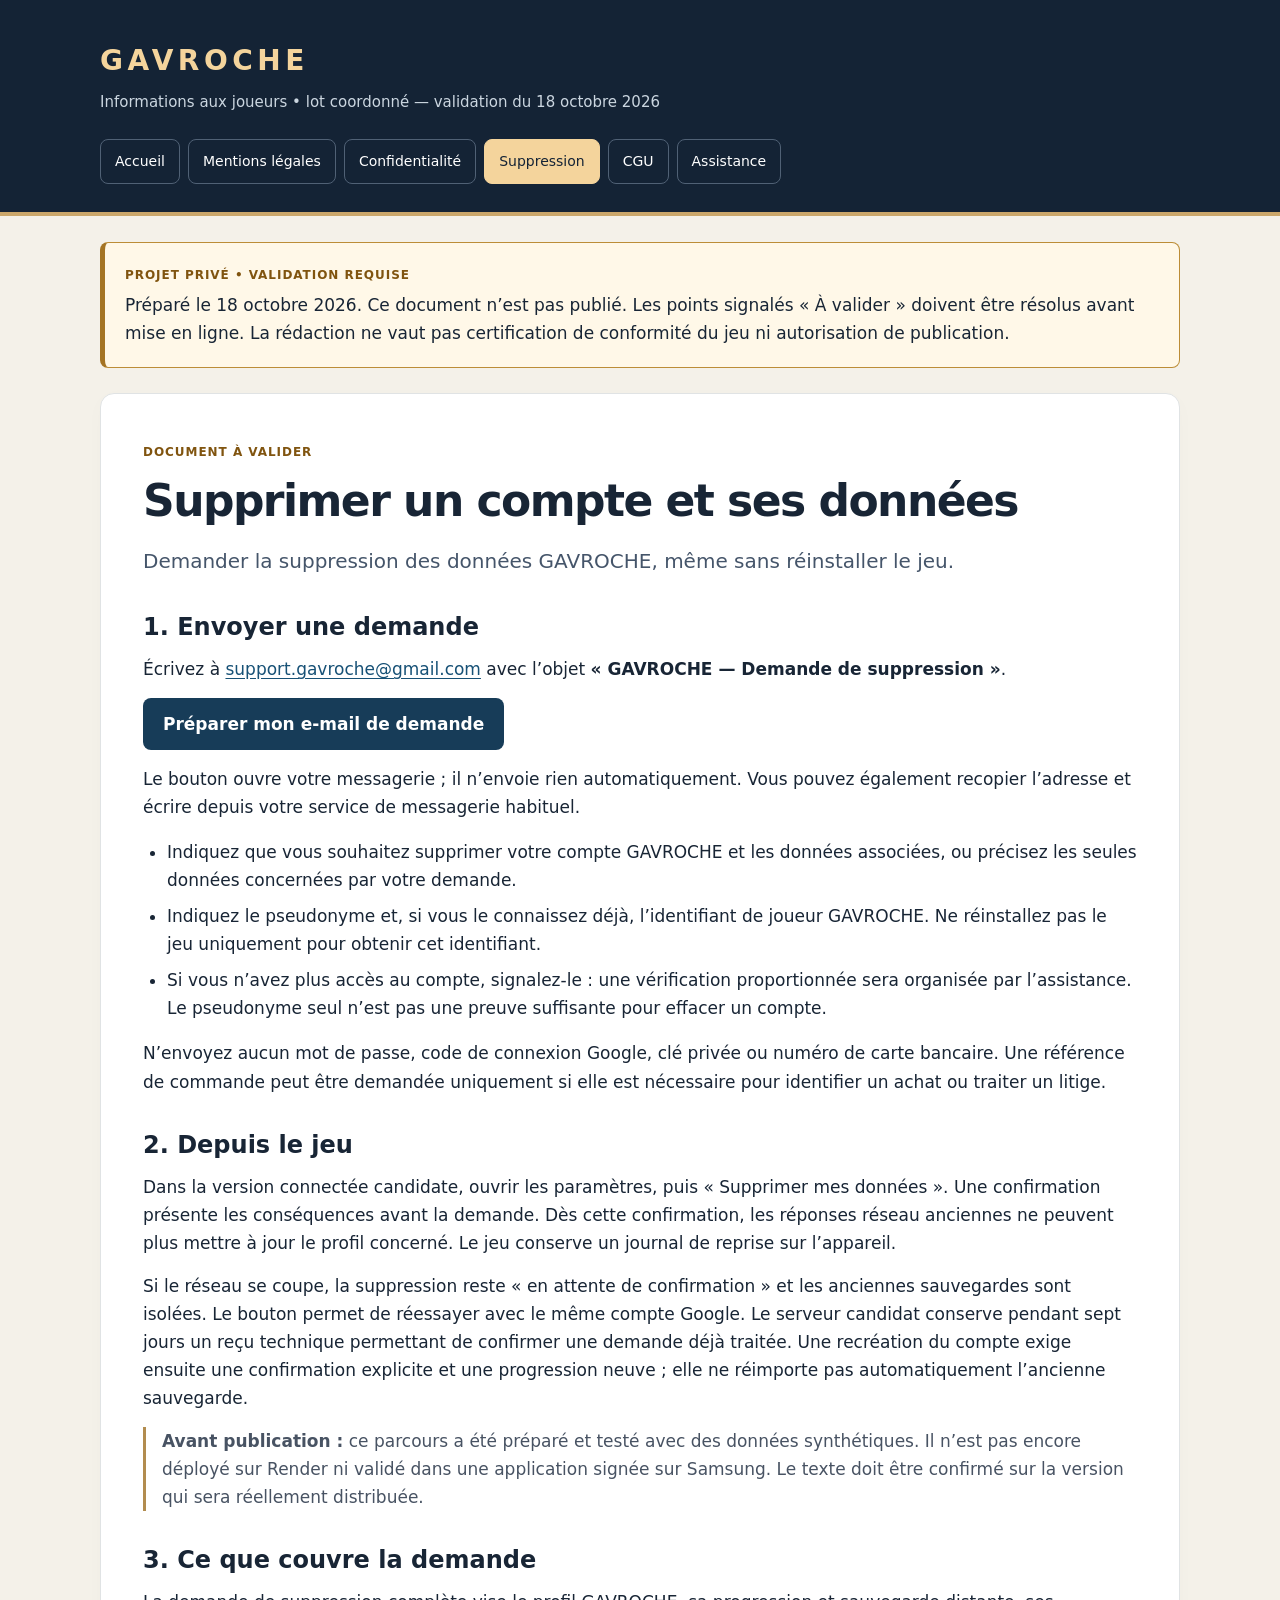
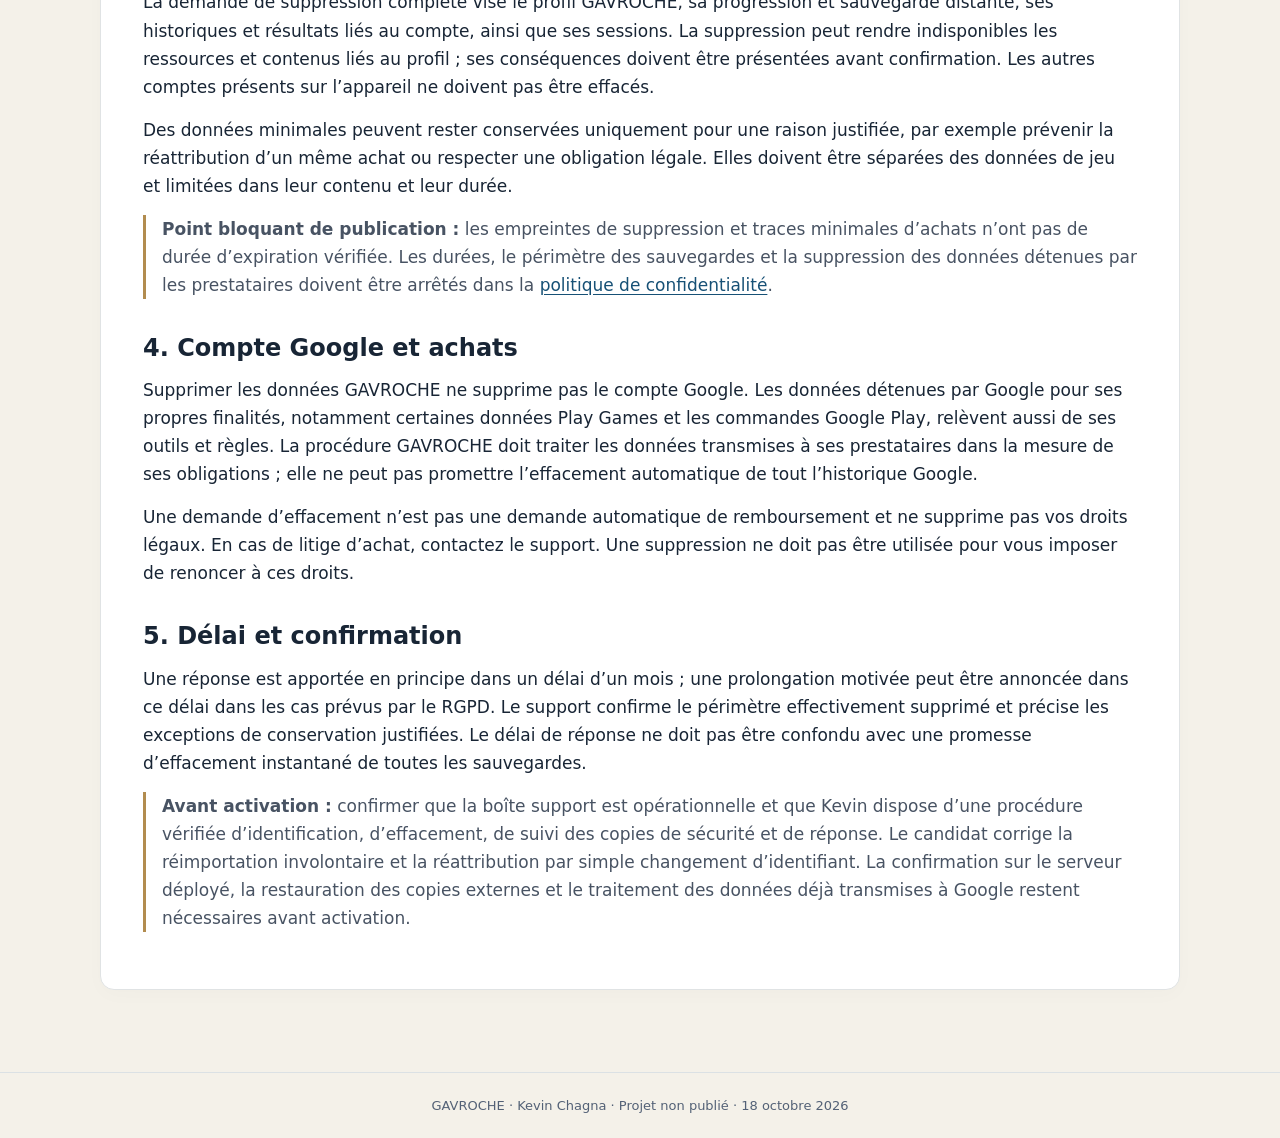
<file: suppression.html>
<!doctype html><html lang="fr"><head><meta charset="utf-8"><meta name="viewport" content="width=device-width,initial-scale=1"><meta name="robots" content="noindex,nofollow"><meta name="referrer" content="no-referrer"><title>Supprimer un compte et ses données — GAVROCHE</title><link rel="stylesheet" href="styles.css"></head><body><a class="skip" href="#contenu">Aller au contenu</a><header><div class="brand">GAVROCHE</div><p class="sub">Informations aux joueurs • lot coordonné — validation du 18 octobre 2026</p><nav aria-label="Navigation principale"><a href="index.html">Accueil</a><a href="mentions-legales.html">Mentions légales</a><a href="confidentialite.html">Confidentialité</a><a href="suppression.html" aria-current="page">Suppression</a><a href="conditions-utilisation.html">CGU</a><a href="assistance.html">Assistance</a></nav></header><main id="contenu" class="wrap"><aside class="review" aria-label="Statut du document"><span class="badge">Projet privé • validation requise</span><p>Préparé le 18 octobre 2026. Ce document n’est pas publié. Les points signalés « À valider » doivent être résolus avant mise en ligne. La rédaction ne vaut pas certification de conformité du jeu ni autorisation de publication.</p></aside><article><span class="badge">Document à valider</span><h1>Supprimer un compte et ses données</h1><p class="lead">Demander la suppression des données GAVROCHE, même sans réinstaller le jeu.</p>
<h2>1. Envoyer une demande</h2><p>Écrivez à <a href="mailto:support.gavroche@gmail.com?subject=GAVROCHE%20-%20Demande%20de%20suppression">support.gavroche@gmail.com</a> avec l’objet <strong>« GAVROCHE — Demande de suppression »</strong>.</p><p><a class="btn" href="mailto:support.gavroche@gmail.com?subject=GAVROCHE%20-%20Demande%20de%20suppression">Préparer mon e-mail de demande</a></p><p>Le bouton ouvre votre messagerie ; il n’envoie rien automatiquement. Vous pouvez également recopier l’adresse et écrire depuis votre service de messagerie habituel.</p><ul><li>Indiquez que vous souhaitez supprimer votre compte GAVROCHE et les données associées, ou précisez les seules données concernées par votre demande.</li><li>Indiquez le pseudonyme et, si vous le connaissez déjà, l’identifiant de joueur GAVROCHE. Ne réinstallez pas le jeu uniquement pour obtenir cet identifiant.</li><li>Si vous n’avez plus accès au compte, signalez-le : une vérification proportionnée sera organisée par l’assistance. Le pseudonyme seul n’est pas une preuve suffisante pour effacer un compte.</li></ul><p>N’envoyez aucun mot de passe, code de connexion Google, clé privée ou numéro de carte bancaire. Une référence de commande peut être demandée uniquement si elle est nécessaire pour identifier un achat ou traiter un litige.</p>
<h2>2. Depuis le jeu</h2><p>Dans la version connectée candidate, ouvrir les paramètres, puis « Supprimer mes données ». Une confirmation présente les conséquences avant la demande. Dès cette confirmation, les réponses réseau anciennes ne peuvent plus mettre à jour le profil concerné. Le jeu conserve un journal de reprise sur l’appareil.</p><p>Si le réseau se coupe, la suppression reste « en attente de confirmation » et les anciennes sauvegardes sont isolées. Le bouton permet de réessayer avec le même compte Google. Le serveur candidat conserve pendant sept jours un reçu technique permettant de confirmer une demande déjà traitée. Une recréation du compte exige ensuite une confirmation explicite et une progression neuve ; elle ne réimporte pas automatiquement l’ancienne sauvegarde.</p><p class="note"><strong>Avant publication :</strong> ce parcours a été préparé et testé avec des données synthétiques. Il n’est pas encore déployé sur Render ni validé dans une application signée sur Samsung. Le texte doit être confirmé sur la version qui sera réellement distribuée.</p>
<h2>3. Ce que couvre la demande</h2><p>La demande de suppression complète vise le profil GAVROCHE, sa progression et sauvegarde distante, ses historiques et résultats liés au compte, ainsi que ses sessions. La suppression peut rendre indisponibles les ressources et contenus liés au profil ; ses conséquences doivent être présentées avant confirmation. Les autres comptes présents sur l’appareil ne doivent pas être effacés.</p><p>Des données minimales peuvent rester conservées uniquement pour une raison justifiée, par exemple prévenir la réattribution d’un même achat ou respecter une obligation légale. Elles doivent être séparées des données de jeu et limitées dans leur contenu et leur durée.</p><p class="note"><strong>Point bloquant de publication :</strong> les empreintes de suppression et traces minimales d’achats n’ont pas de durée d’expiration vérifiée. Les durées, le périmètre des sauvegardes et la suppression des données détenues par les prestataires doivent être arrêtés dans la <a href="confidentialite.html">politique de confidentialité</a>.</p>
<h2>4. Compte Google et achats</h2><p>Supprimer les données GAVROCHE ne supprime pas le compte Google. Les données détenues par Google pour ses propres finalités, notamment certaines données Play Games et les commandes Google Play, relèvent aussi de ses outils et règles. La procédure GAVROCHE doit traiter les données transmises à ses prestataires dans la mesure de ses obligations ; elle ne peut pas promettre l’effacement automatique de tout l’historique Google.</p><p>Une demande d’effacement n’est pas une demande automatique de remboursement et ne supprime pas vos droits légaux. En cas de litige d’achat, contactez le support. Une suppression ne doit pas être utilisée pour vous imposer de renoncer à ces droits.</p>
<h2>5. Délai et confirmation</h2><p>Une réponse est apportée en principe dans un délai d’un mois ; une prolongation motivée peut être annoncée dans ce délai dans les cas prévus par le RGPD. Le support confirme le périmètre effectivement supprimé et précise les exceptions de conservation justifiées. Le délai de réponse ne doit pas être confondu avec une promesse d’effacement instantané de toutes les sauvegardes.</p><p class="note"><strong>Avant activation :</strong> confirmer que la boîte support est opérationnelle et que Kevin dispose d’une procédure vérifiée d’identification, d’effacement, de suivi des copies de sécurité et de réponse. Le candidat corrige la réimportation involontaire et la réattribution par simple changement d’identifiant. La confirmation sur le serveur déployé, la restauration des copies externes et le traitement des données déjà transmises à Google restent nécessaires avant activation.</p></article></main><footer>GAVROCHE · Kevin Chagna · Projet non publié · 18 octobre 2026</footer></body></html>
</file>
<file: styles.css>
*{box-sizing:border-box}html{scroll-behavior:smooth}body{margin:0;background:#f4f1e9;color:#182535;font:17px/1.65 system-ui,-apple-system,Segoe UI,sans-serif}a{color:#175176;text-underline-offset:3px;overflow-wrap:anywhere}a:focus-visible{outline:3px solid #946313;outline-offset:4px}.skip{position:absolute;left:12px;top:-90px;background:white;padding:12px;z-index:5}.skip:focus{top:12px}header{background:#142335;color:#fff;padding:38px max(22px,calc((100vw - 1080px)/2)) 28px;border-bottom:4px solid #cba76b}.brand{font-size:28px;letter-spacing:.16em;font-weight:800;color:#f4d49c}.sub{color:#cbd6e0;margin:6px 0 0;font-size:15px}nav{display:flex;flex-wrap:wrap;gap:8px;margin-top:24px}nav a{padding:10px 14px;min-height:44px;border:1px solid #506175;border-radius:8px;color:white;text-decoration:none;font-size:14px}nav a[aria-current=page]{background:#f4d49c;color:#142335;border-color:#f4d49c}.wrap{max-width:1124px;margin:auto;padding:26px 22px 60px}.review{border:1px solid #bc8d37;border-left:5px solid #a47424;background:#fff8e8;border-radius:8px;padding:16px 20px;margin:0 0 25px}.review p{margin:4px 0}.badge{display:inline-block;font-size:12px;font-weight:800;letter-spacing:.08em;text-transform:uppercase;color:#80540f}article,.card{background:white;border:1px solid #e0e3e4;border-radius:14px;padding:clamp(20px,4vw,42px);box-shadow:0 5px 20px #17273905;margin-bottom:22px}h1{font-size:clamp(28px,5vw,44px);line-height:1.15;letter-spacing:-.035em;margin:12px 0 18px}h2{font-size:24px;line-height:1.3;margin:34px 0 12px}h3{font-size:19px;margin:24px 0 8px}p{margin:10px 0 15px}.lead{font-size:20px;color:#45556a}.meta{font-size:14px;color:#55647a}.grid{display:grid;grid-template-columns:repeat(auto-fit,minmax(230px,1fr));gap:16px}.grid .card{margin:0;padding:24px}.btn{display:inline-block;padding:12px 20px;border-radius:8px;background:#173c58;color:white;text-decoration:none;font-weight:700;min-height:44px}.table-wrap{overflow-x:auto;margin:20px 0;border:1px solid #dbe1e4;border-radius:9px}table{border-collapse:collapse;width:100%;font-size:15px}th{text-align:left;background:#eaf0f3}th,td{padding:13px 15px;border-bottom:1px solid #dfe5e8;vertical-align:top}td:first-child{font-weight:600}ul,ol{padding-left:24px}li{margin:8px 0}code{font-family:ui-monospace,monospace;font-size:.87em;overflow-wrap:anywhere}pre{white-space:pre-wrap;background:#edf1f4;padding:18px;border-radius:8px;font-size:13px}footer{padding:22px;color:#536176;border-top:1px solid #dbe1e4;text-align:center;font-size:13px}.ok{color:#215a40}.bad{color:#8c3232}.note{border-left:3px solid #b28c4f;padding-left:16px;color:#485363}section[id],article[id]{scroll-margin-top:20px}.toc a{display:block;padding:8px 0;min-height:44px}@media(max-width:600px){header{padding-top:25px}nav{gap:6px}nav a{font-size:13px;padding:10px}th,td{min-width:145px;padding:10px}.wrap{padding:18px 12px 40px}article{border-radius:10px}.lead{font-size:18px}}@media(prefers-reduced-motion:reduce){html{scroll-behavior:auto}}@media print{body{background:white;font-size:11pt}header{color:#142335;background:white;padding:10px;border-bottom:2px solid #9e7a3b}.brand,.sub{color:#142335}nav,.skip,.btn{display:none}.wrap{padding:0;max-width:none}article,.card{box-shadow:none;border:0;border-radius:0;padding:12px 0}h1{font-size:25pt}h2{break-after:avoid}tr{break-inside:avoid}.review{font-size:10pt}a{color:inherit}footer{font-size:9pt}}
</file>
